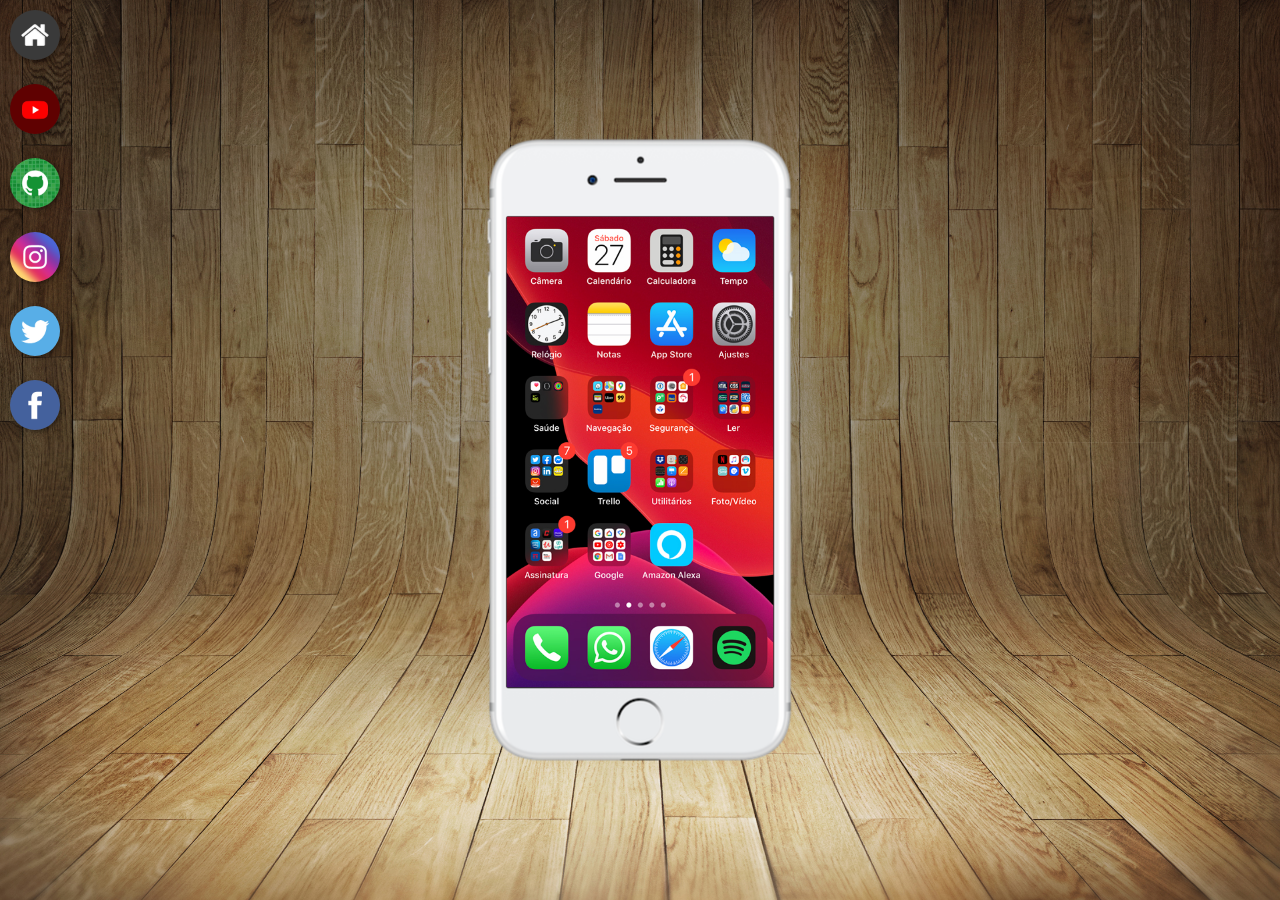
<file: index.html>
<!DOCTYPE html>
<html lang="pt-br">
<head>
    <meta charset="UTF-8">
    <meta name="viewport" content="width=device-width, initial-scale=1.0">
    <link rel="shortcut icon" href="favicon.ico" type="image/x-icon">
    <link rel="stylesheet" href="estilos/style.css">
    <title>Projeto Redes Sociais</title>
</head>
<body>
    <main>
        <section id="telefone">
            <iframe src="home.html" name="tela" id="tela" frameborder="0">
                Seu navegador não é compatível com isso.
            </iframe>
        </section>

        <section id="redes-sociais">
            <a href="home.html" target="tela"><img src="imagens/logo-home.jpg" alt="Home"></a><br>
            <a href="youtube.html" target="tela"><img src="imagens/logo-youtube.jpg" alt="YouTube"></a><br>
            <a href="github.html" target="tela"><img src="imagens/logo-github.jpg" alt="Github"></a><br>
            <a href="instagram.html" target="tela"><img src="imagens/logo-instagram.jpg" alt="Instagram"></a><br>
            <a href="twitter.html" target="tela"><img src="imagens/logo-twitter.jpg" alt="Twitter"></a><br>
            <a href="facebook.html" target="tela"><img src="imagens/logo-facebook.jpg" alt="Facebook"></a>

        </section>
    </main>
    
    
</body>
</html>
</file>
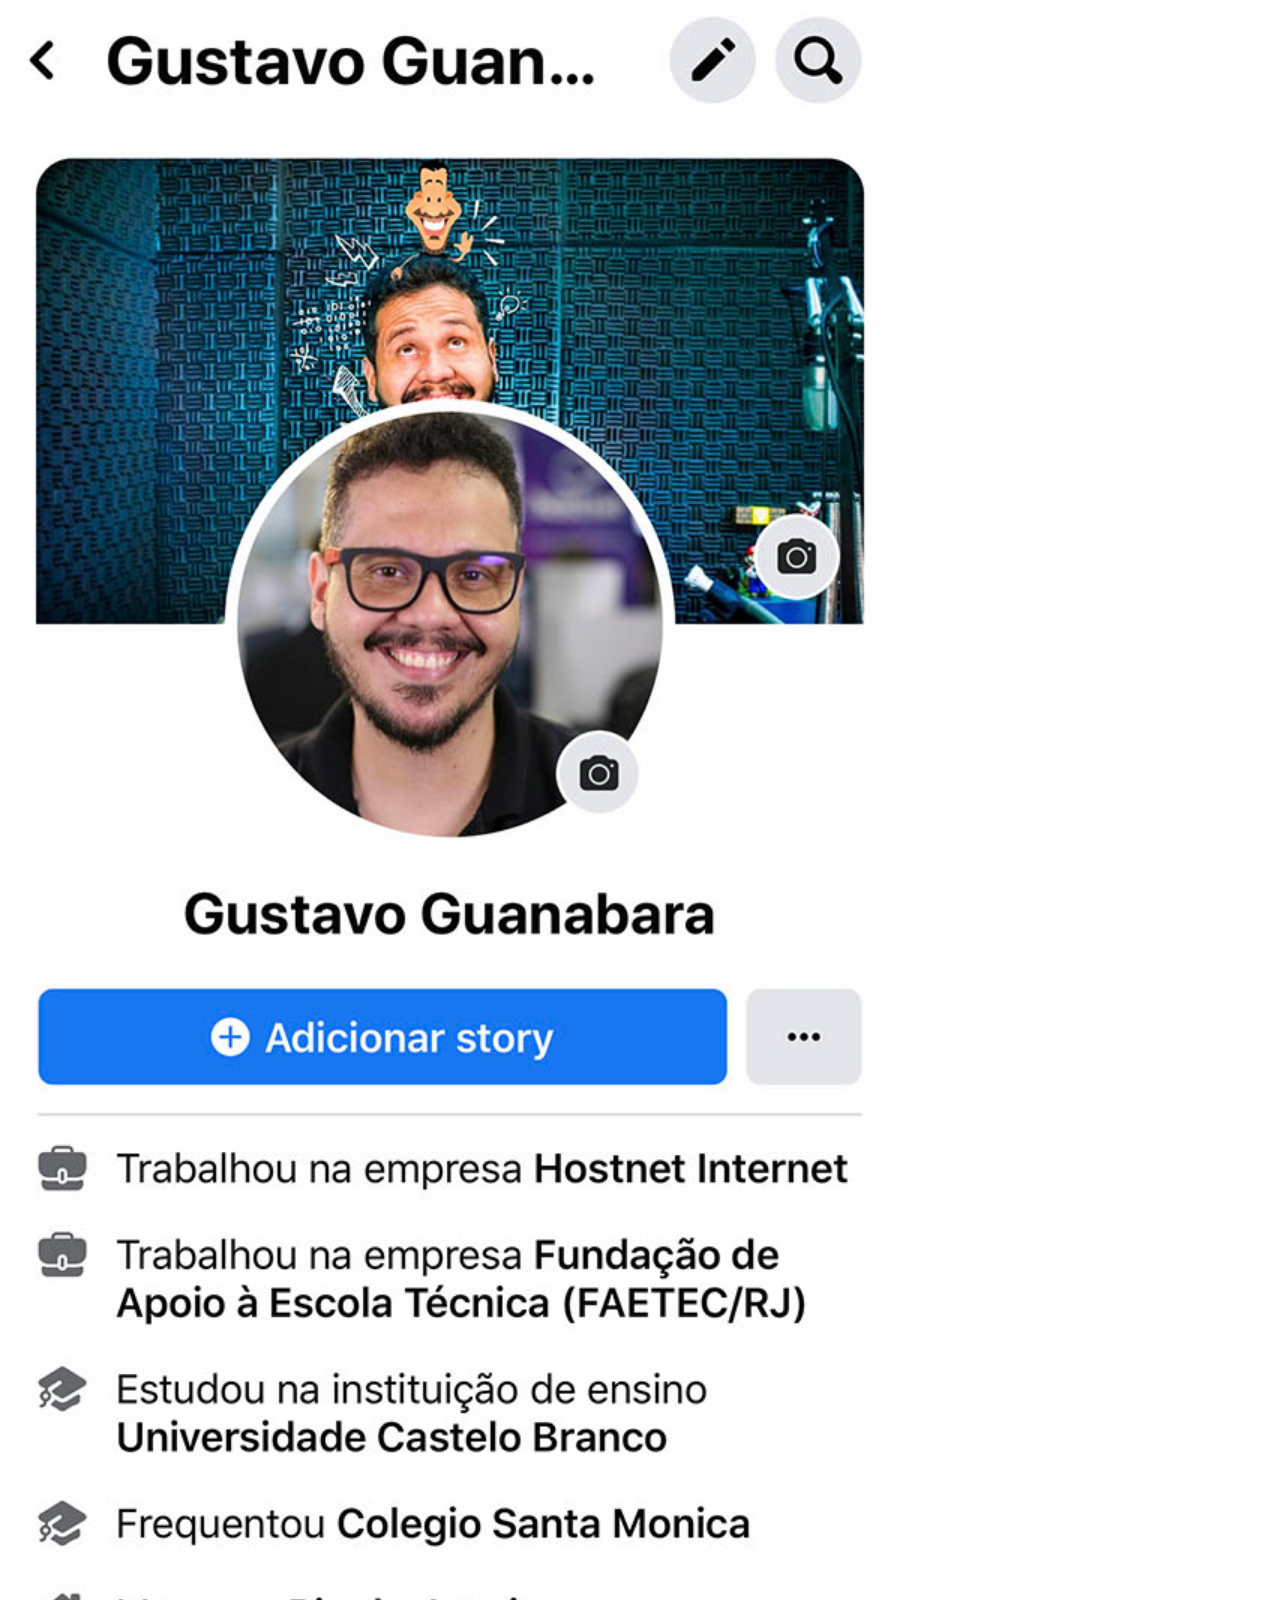
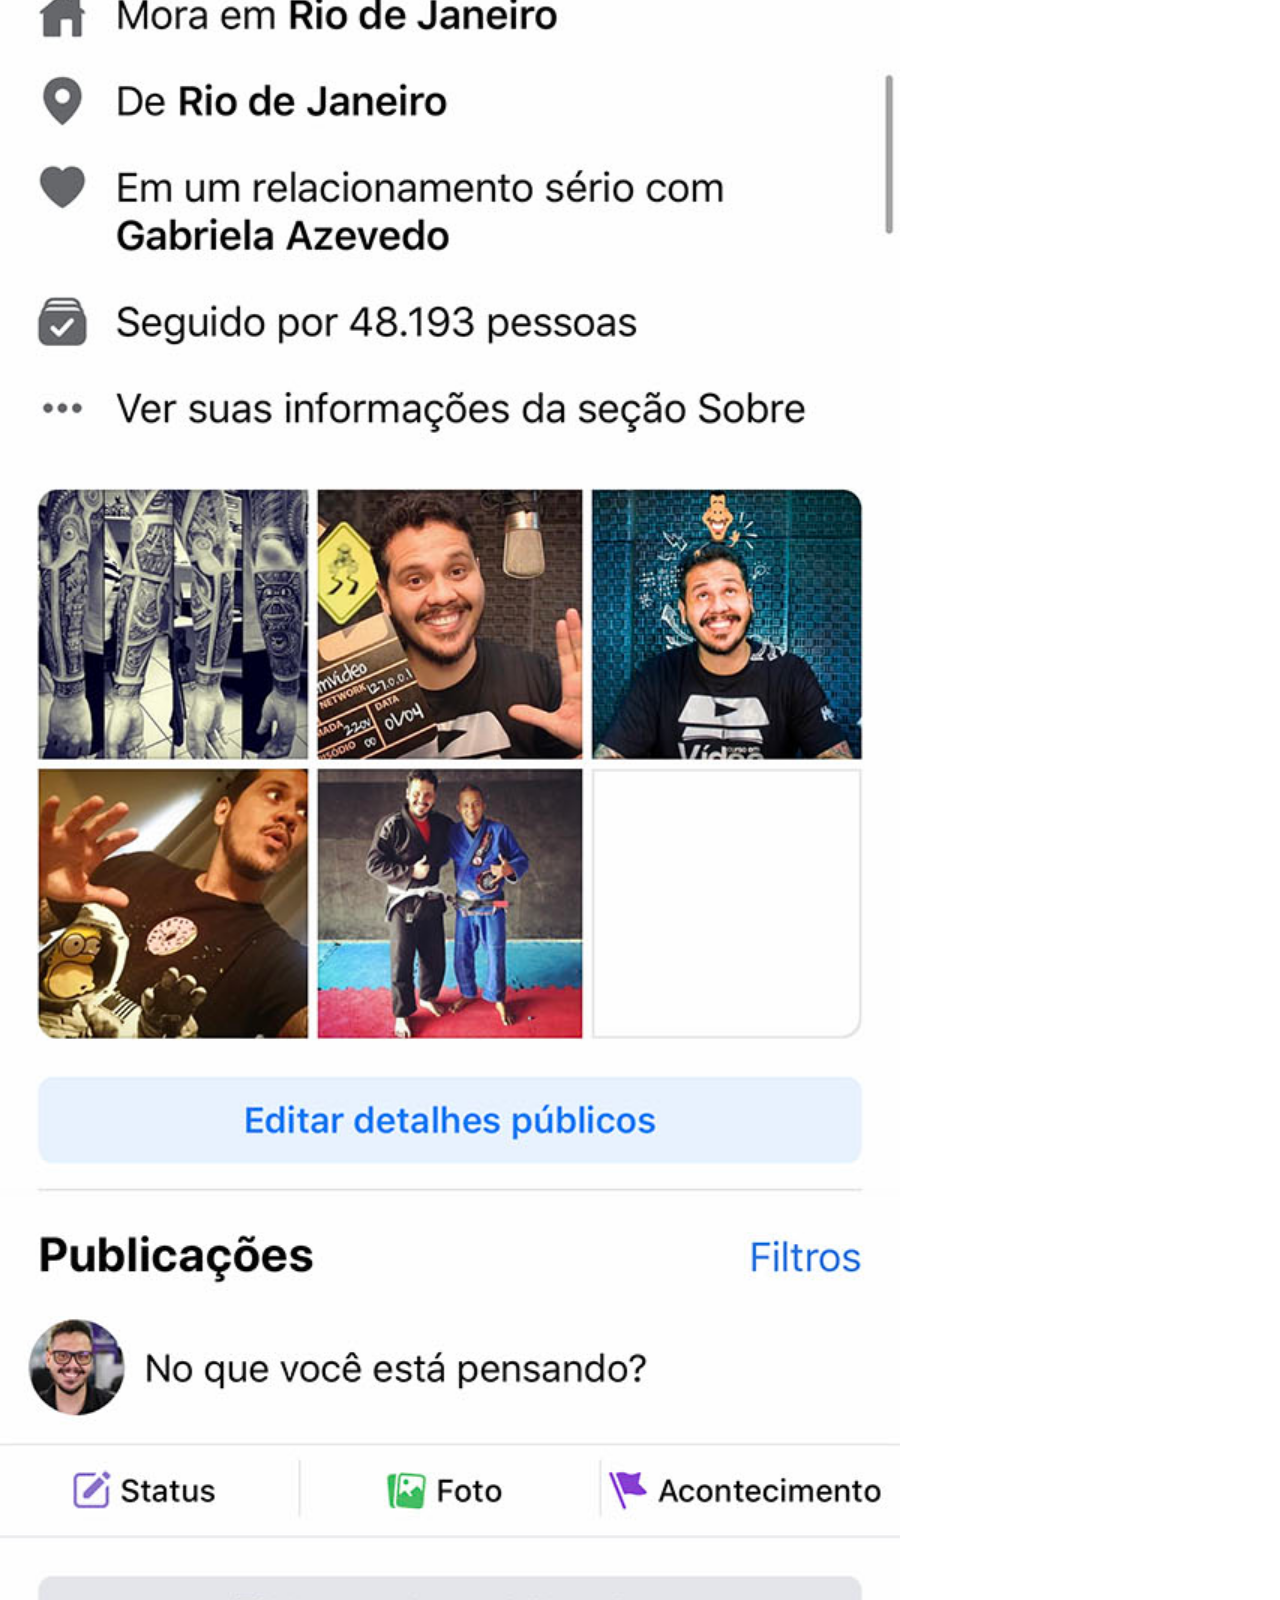
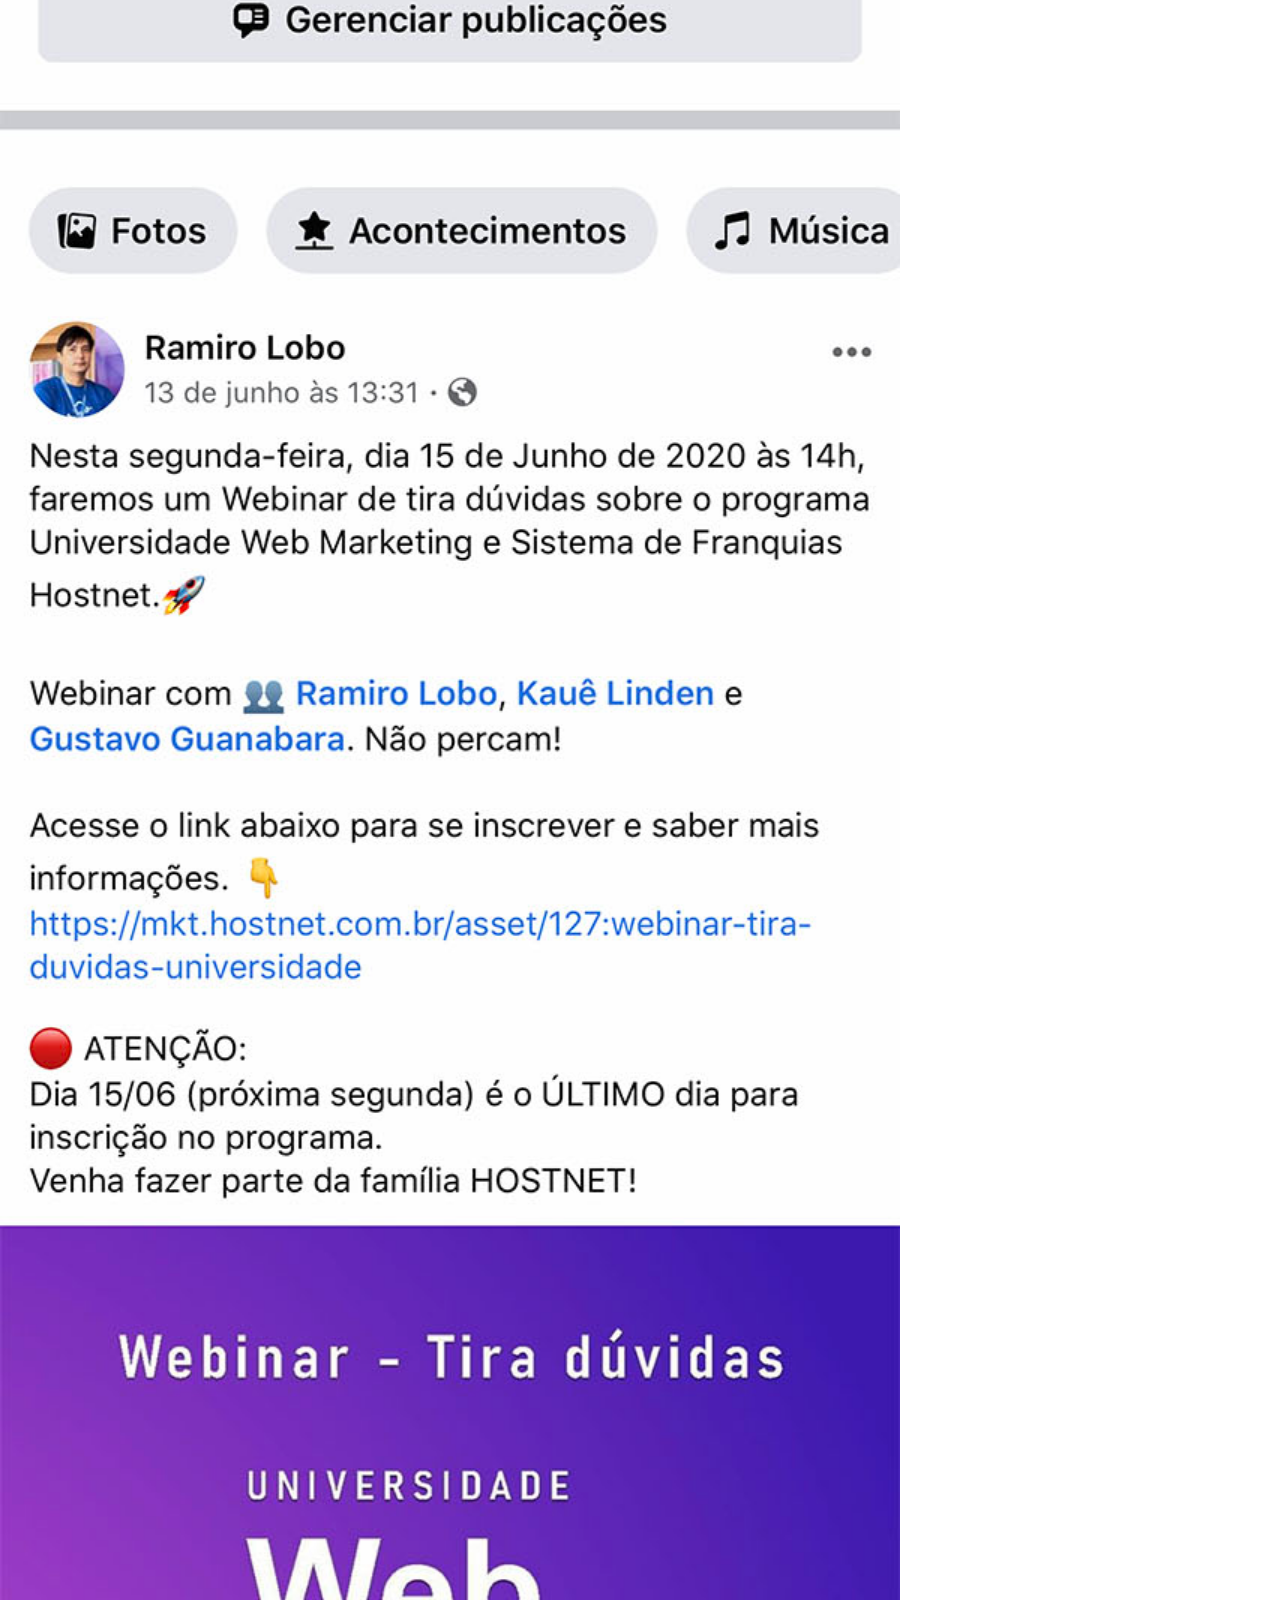
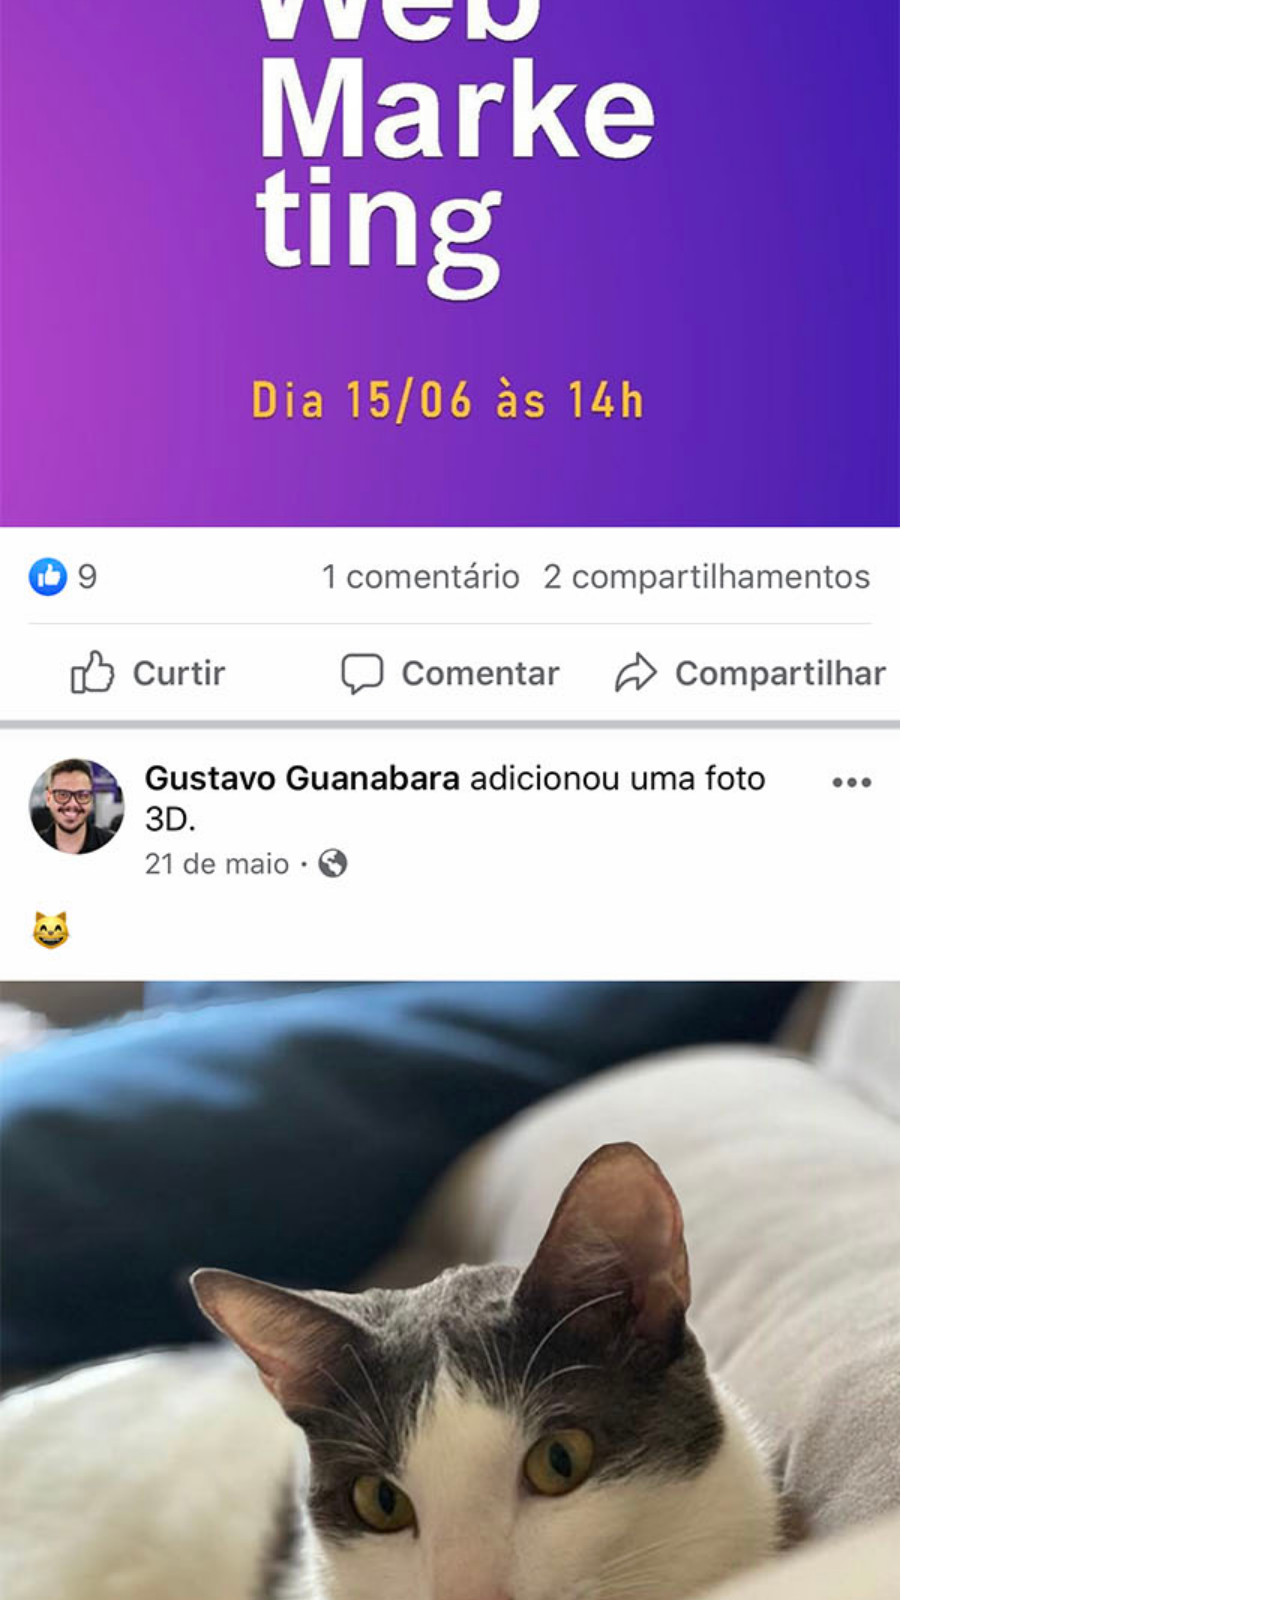
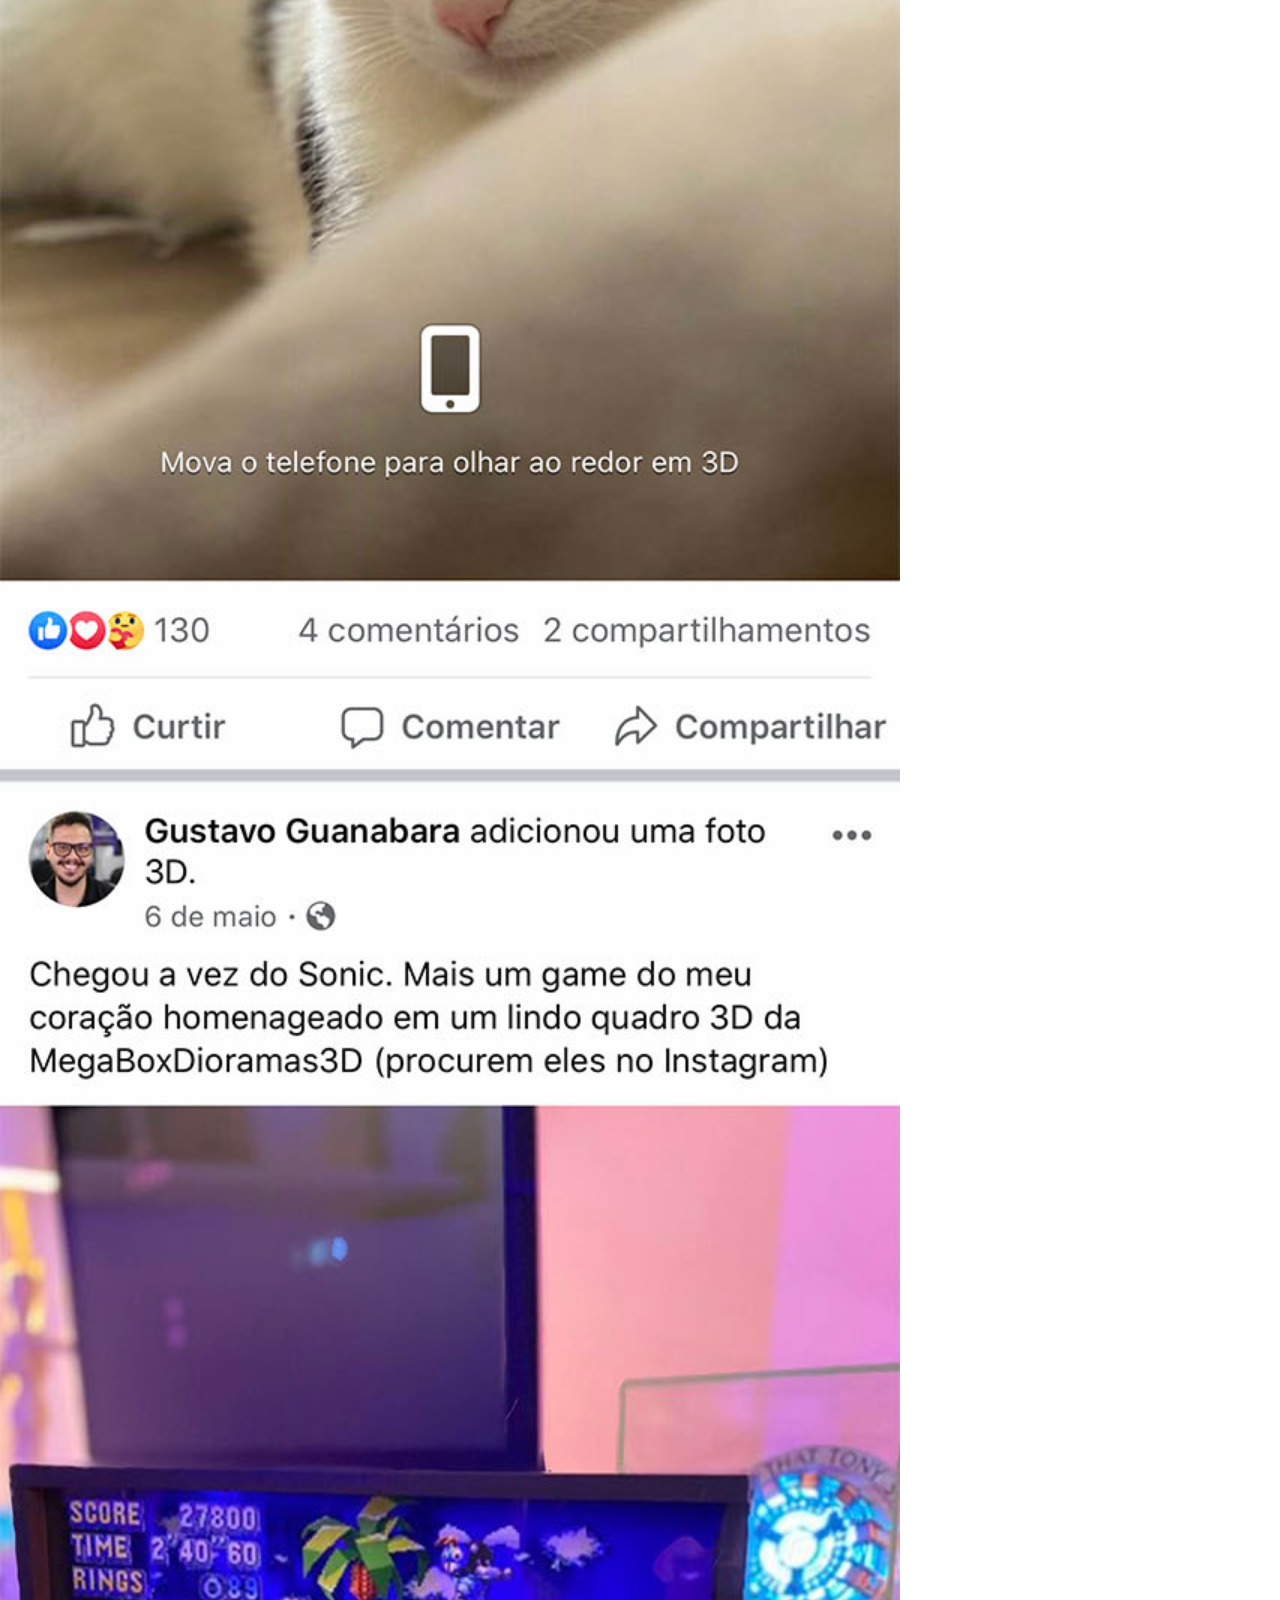
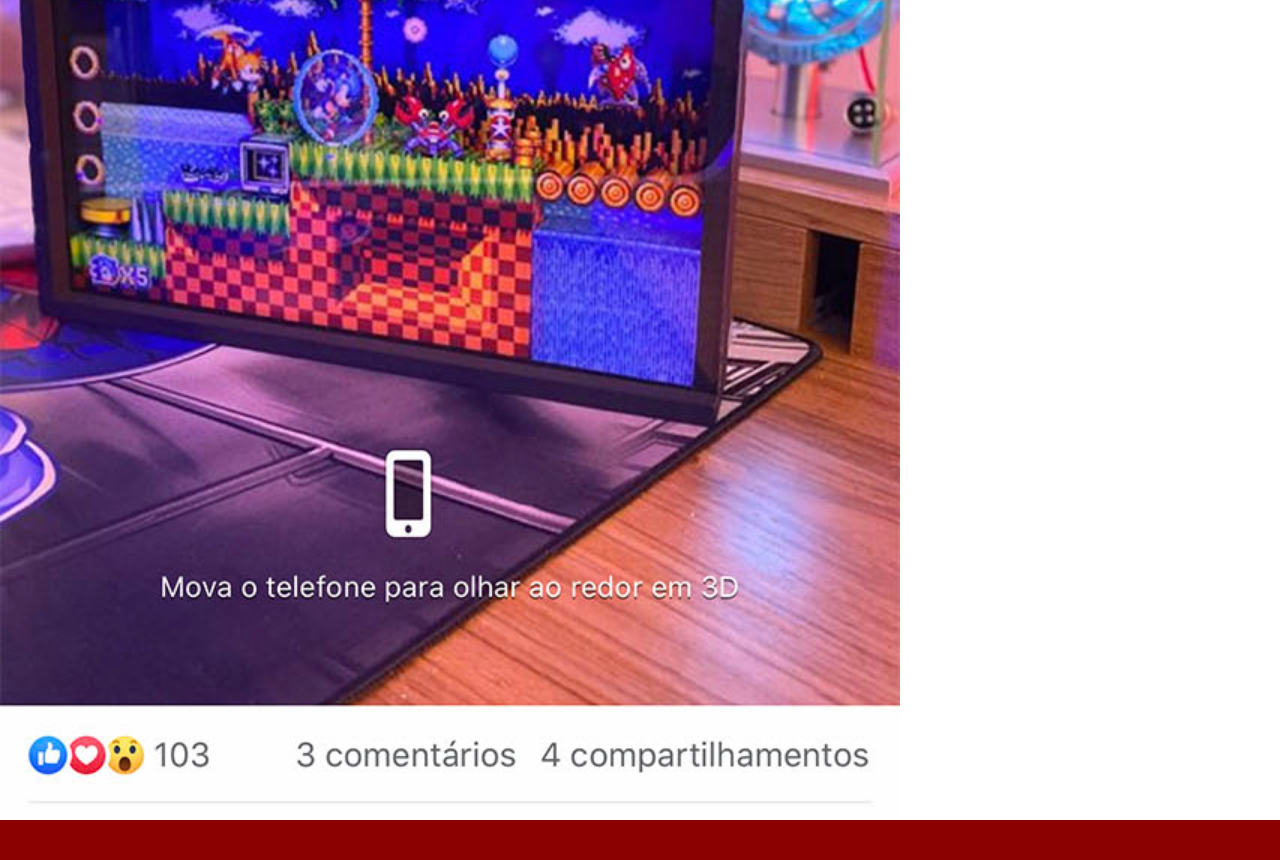
<file: facebook.html>
<!DOCTYPE html>
<html lang="pt-br">
<head>
    <meta charset="UTF-8">
    <meta name="viewport" content="width=device-width, initial-scale=1.0">
    <title>Facebook</title>
    <link rel="stylesheet" href="estilos/social.css">
</head>
<body>
    <img src="imagens/tela-facebook.jpg" alt="Facebook">
    <a href="https://www.facebook.com/gustavoguanabara" target="_blank"></a>
    
</body>
</html>
</file>
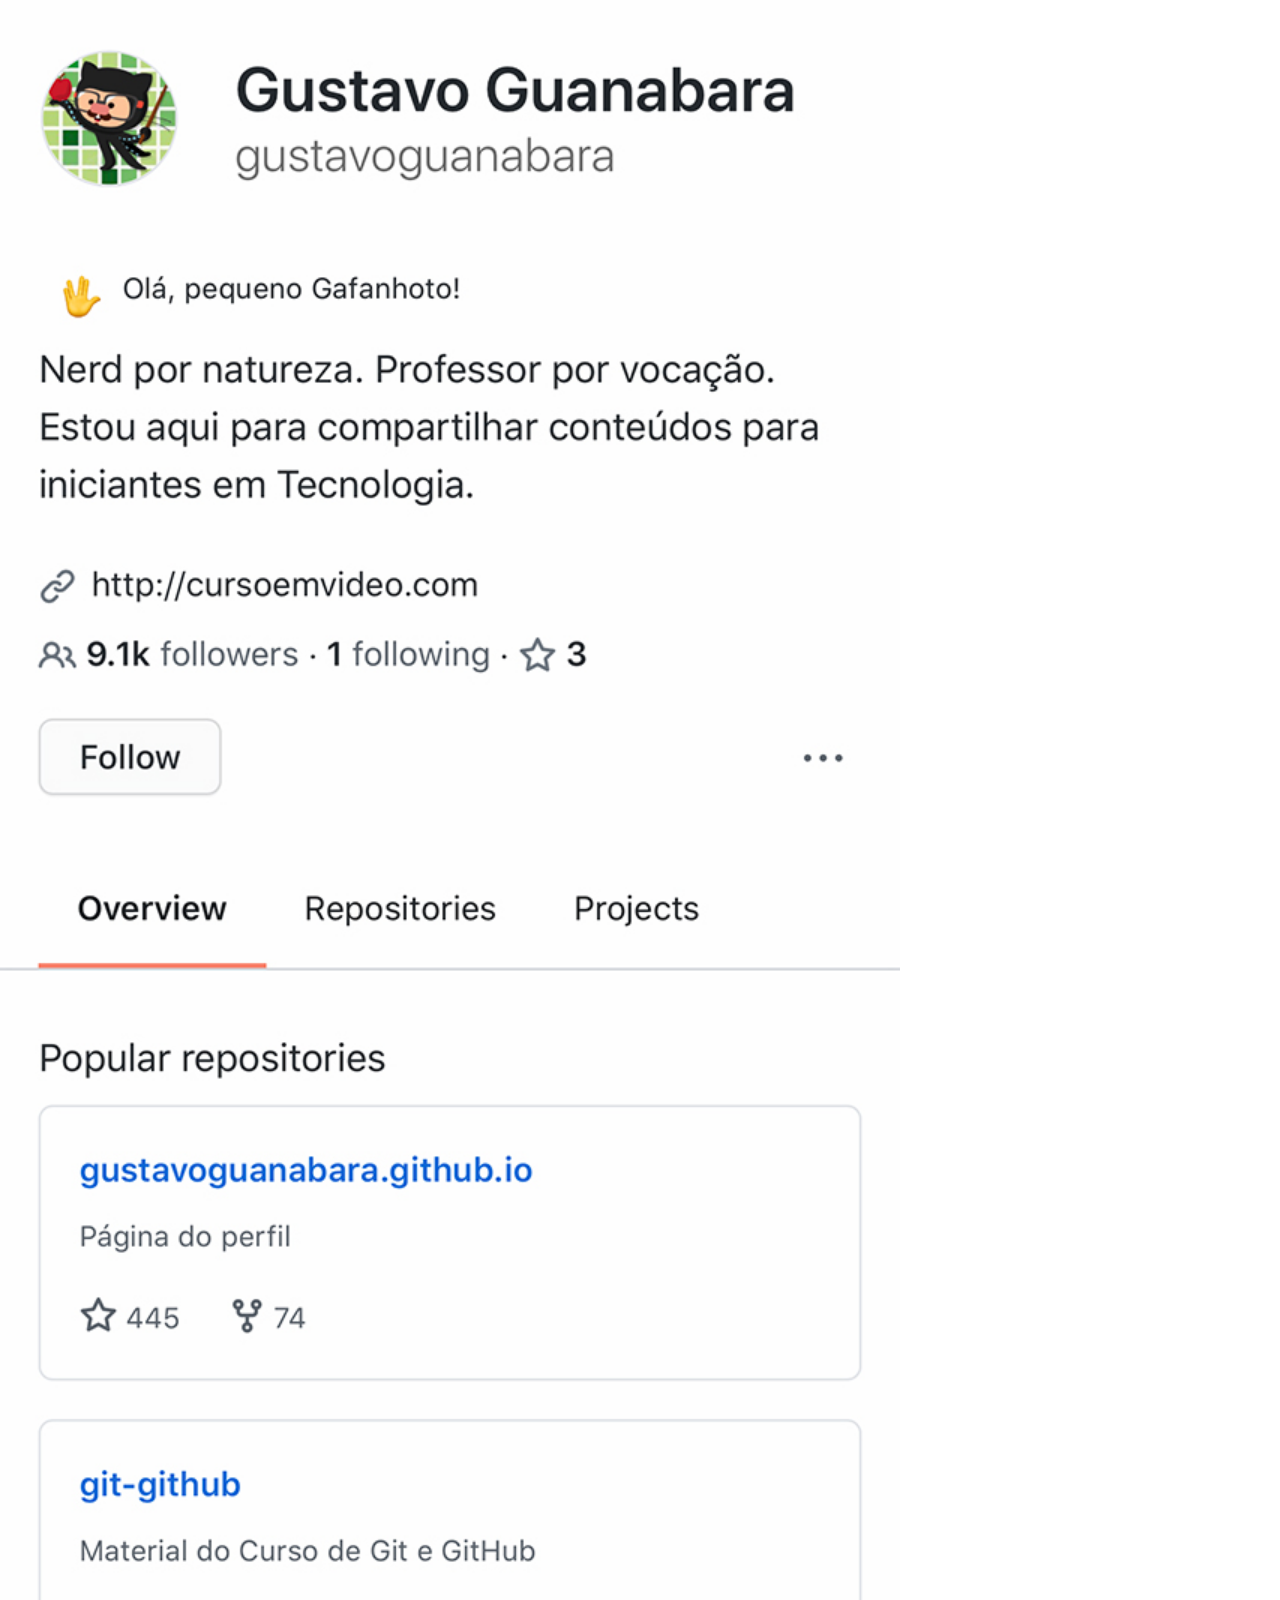
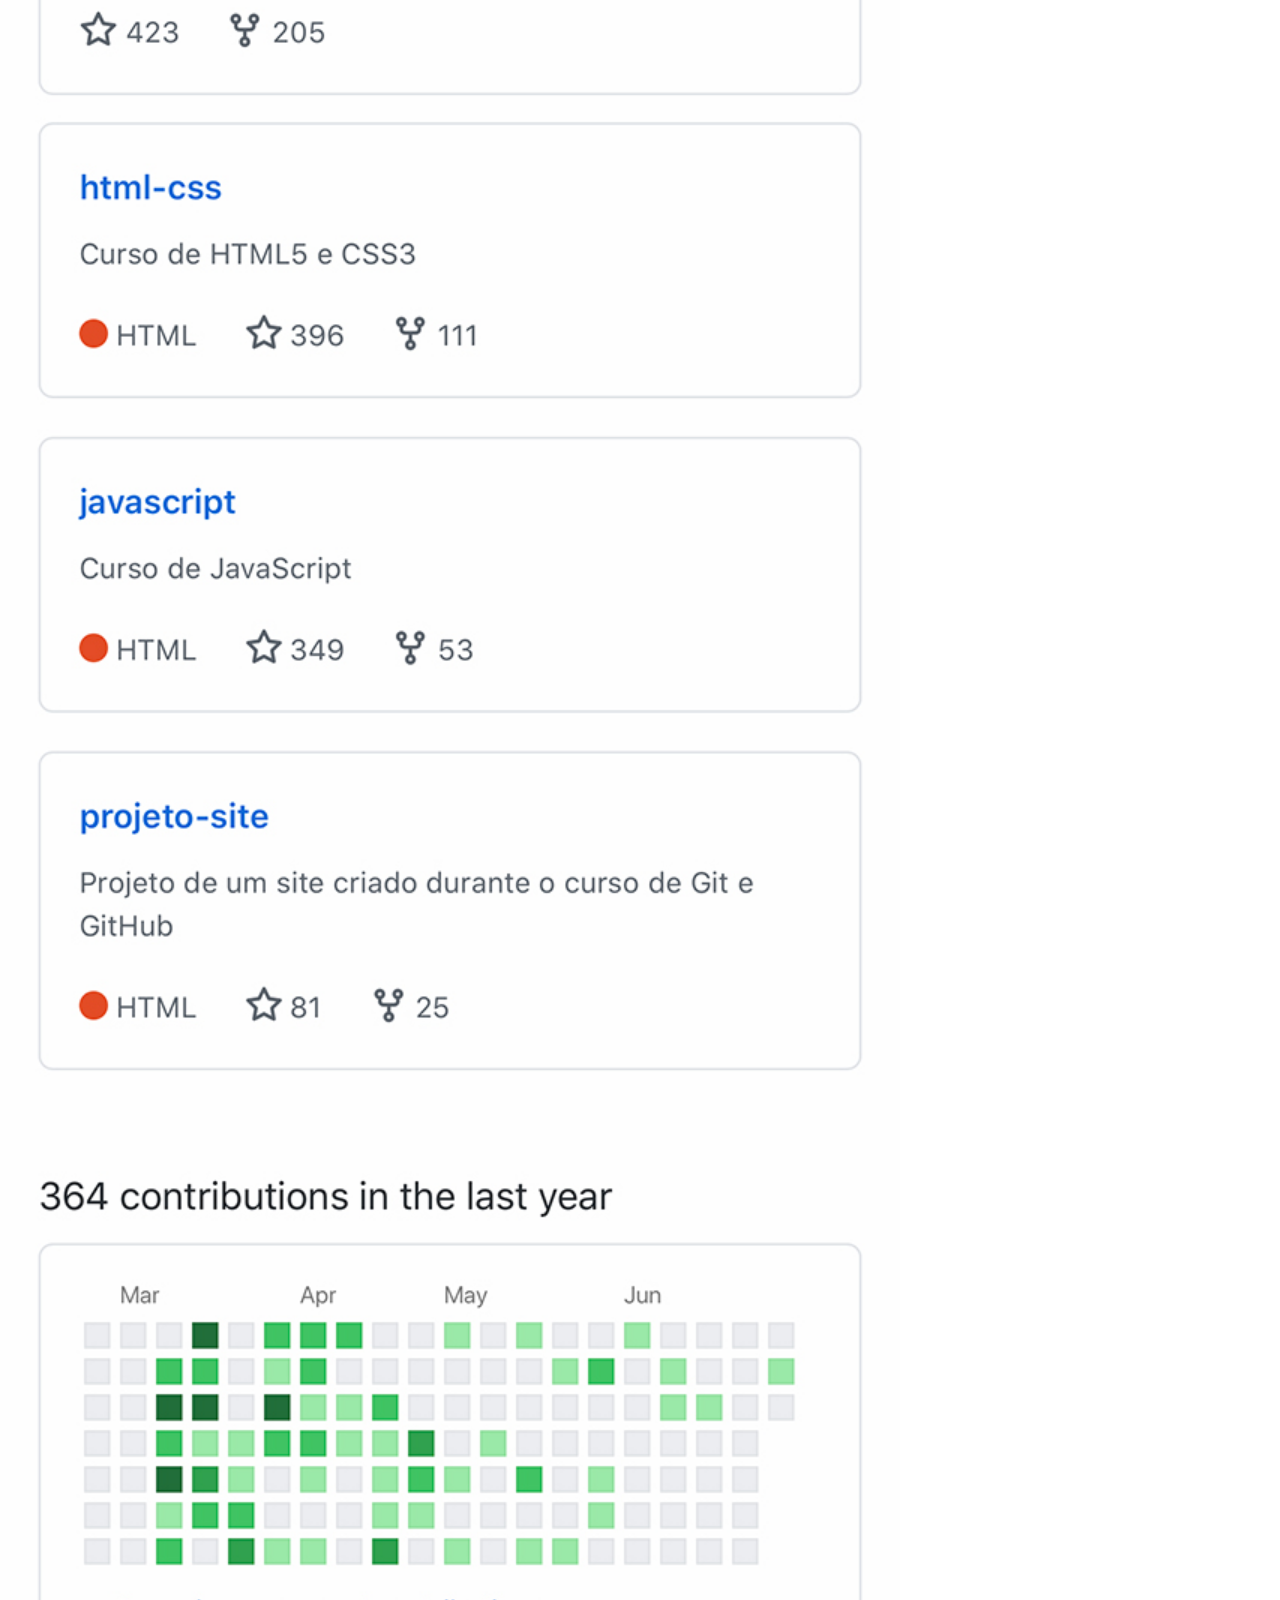
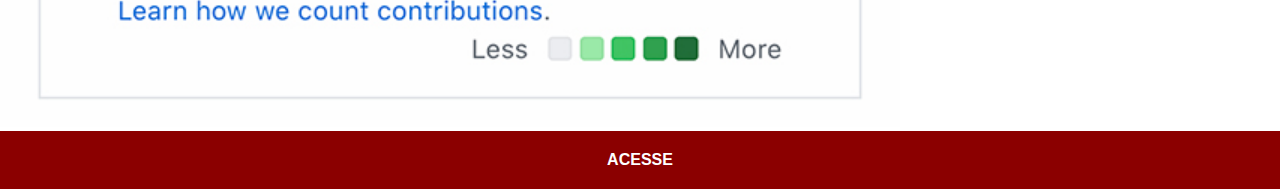
<file: github.html>
<!DOCTYPE html>
<html lang="pt-br">
<head>
    <meta charset="UTF-8">
    <meta name="viewport" content="width=device-width, initial-scale=1.0">
    <title>Github</title>
    <link rel="stylesheet" href="estilos/social.css">
</head>
<body>
    <img src="imagens/tela-github.jpg" alt="Github">
    <a href="https://github.com/gustavoguanabara" target="_blank">ACESSE</a>
    
</body>
</html>
</file>
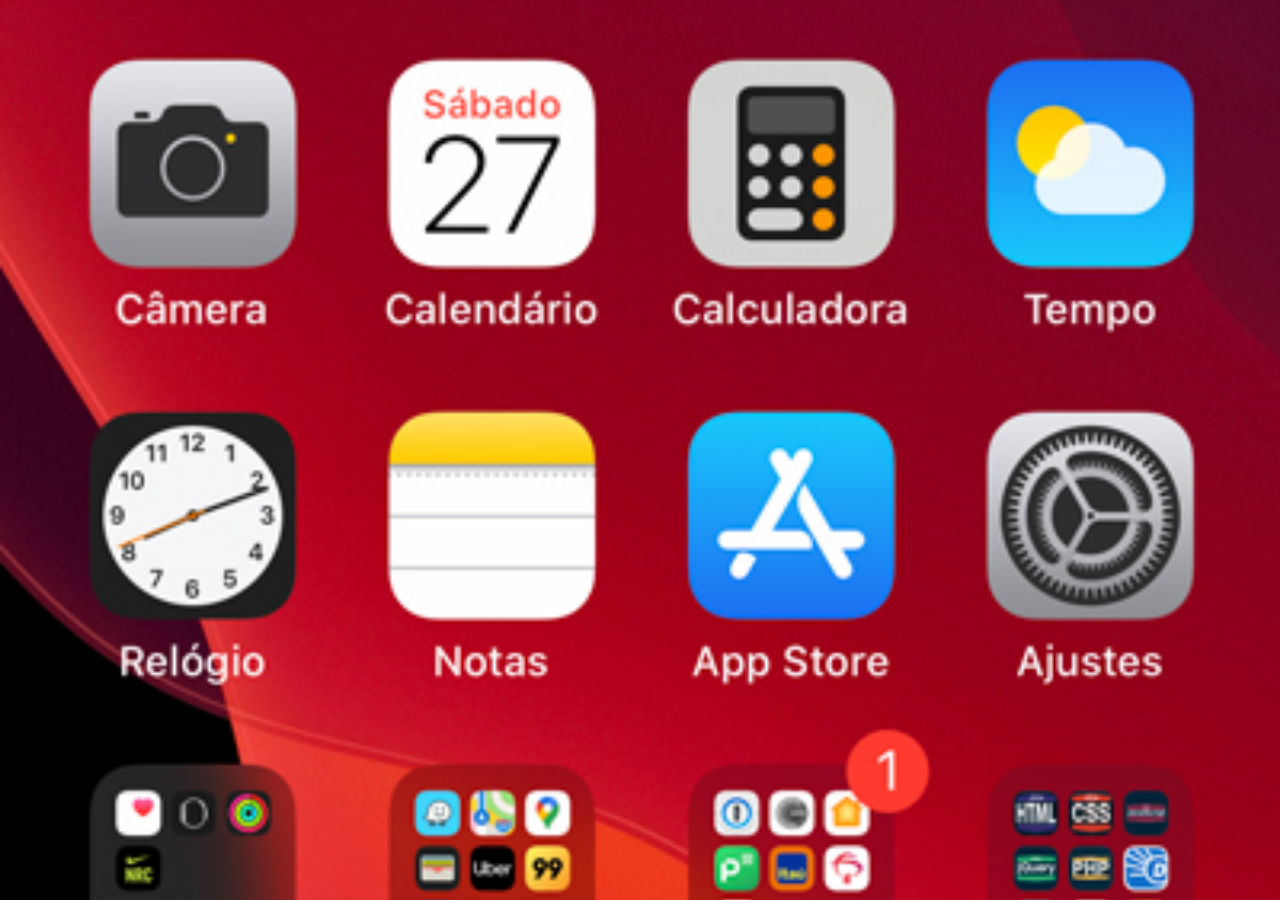
<file: home.html>
<!DOCTYPE html>
<html lang="pt-br">
<head>
    <meta charset="UTF-8">
    <meta name="viewport" content="width=device-width, initial-scale=1.0">
    <title>Home</title>
</head>
<style>
    * {
        margin: 0px;
        padding: 0px;
    }

    body{
        width: 100vw;
        height: 100vh;
        background: black url('imagens/tela-home.jpg') no-repeat top center;
        background-size: cover;
    }
</style>
<body>
    
</body>
</html>
</file>
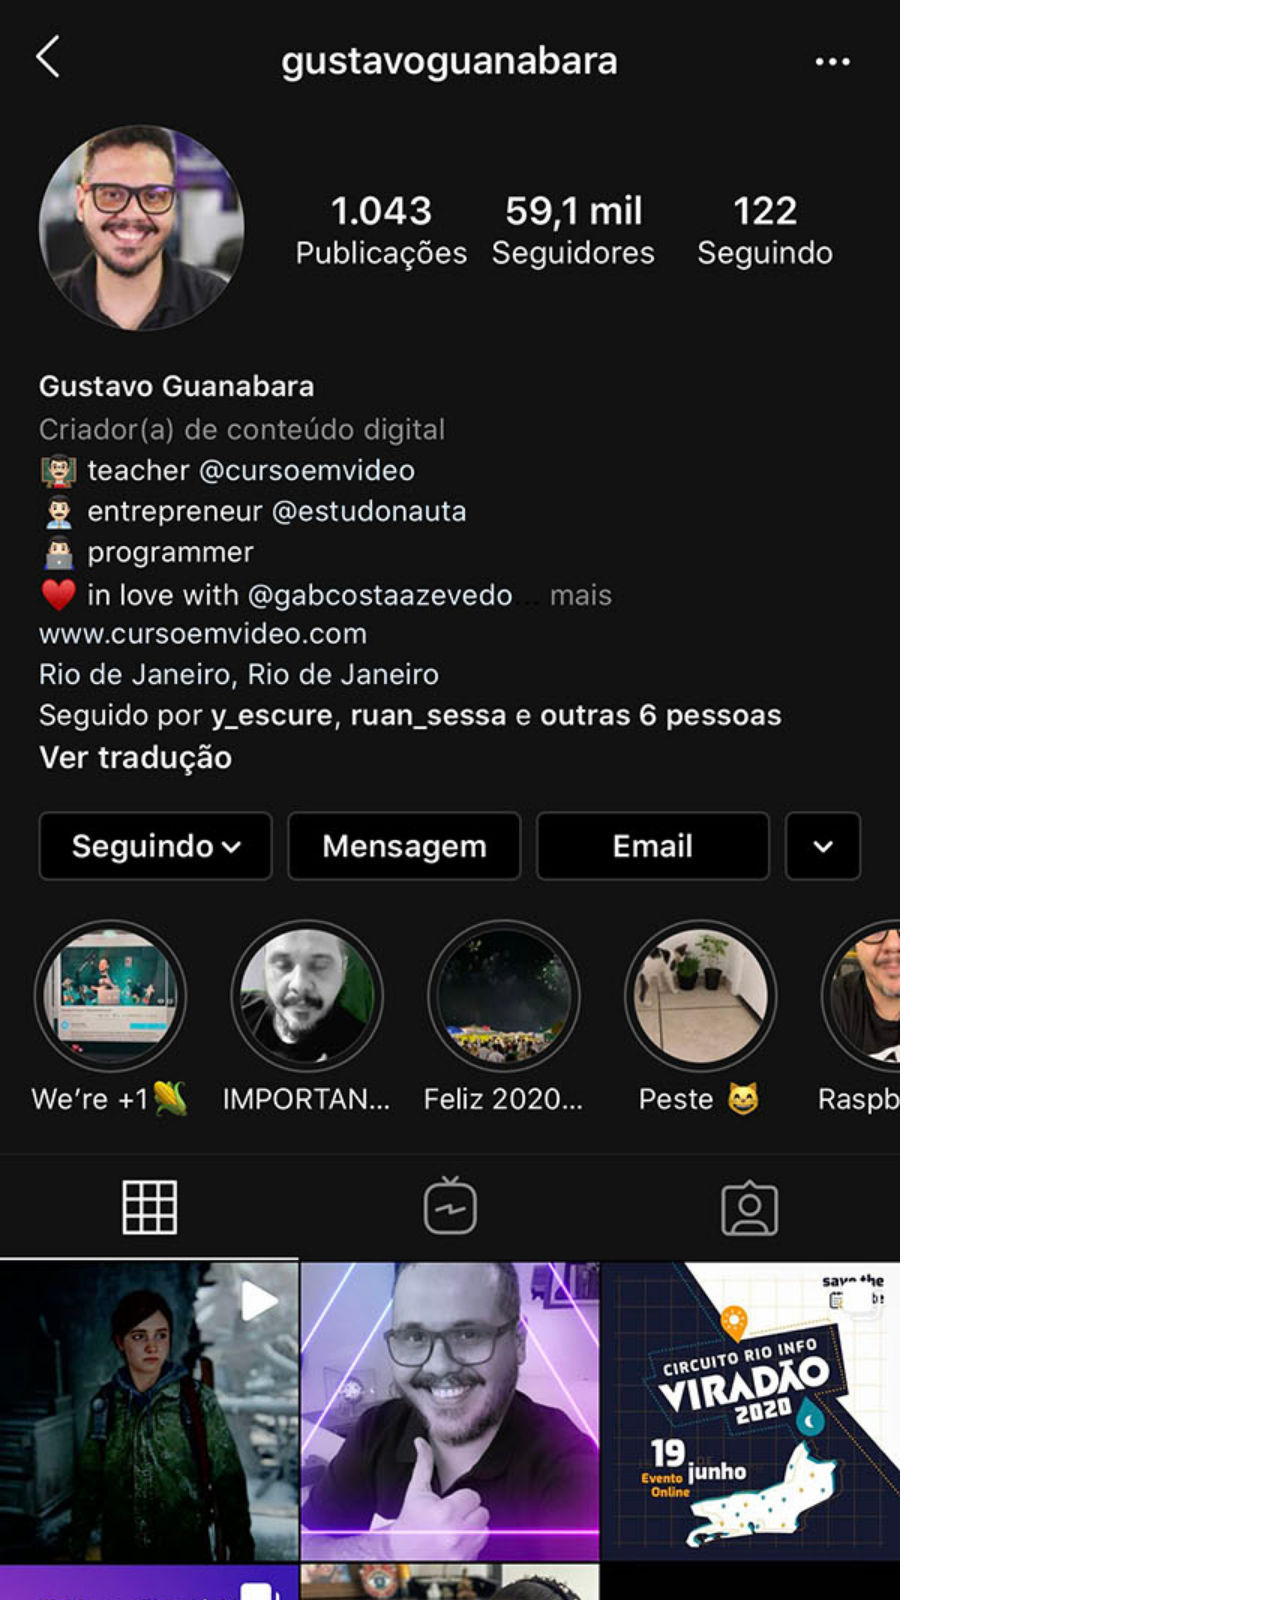
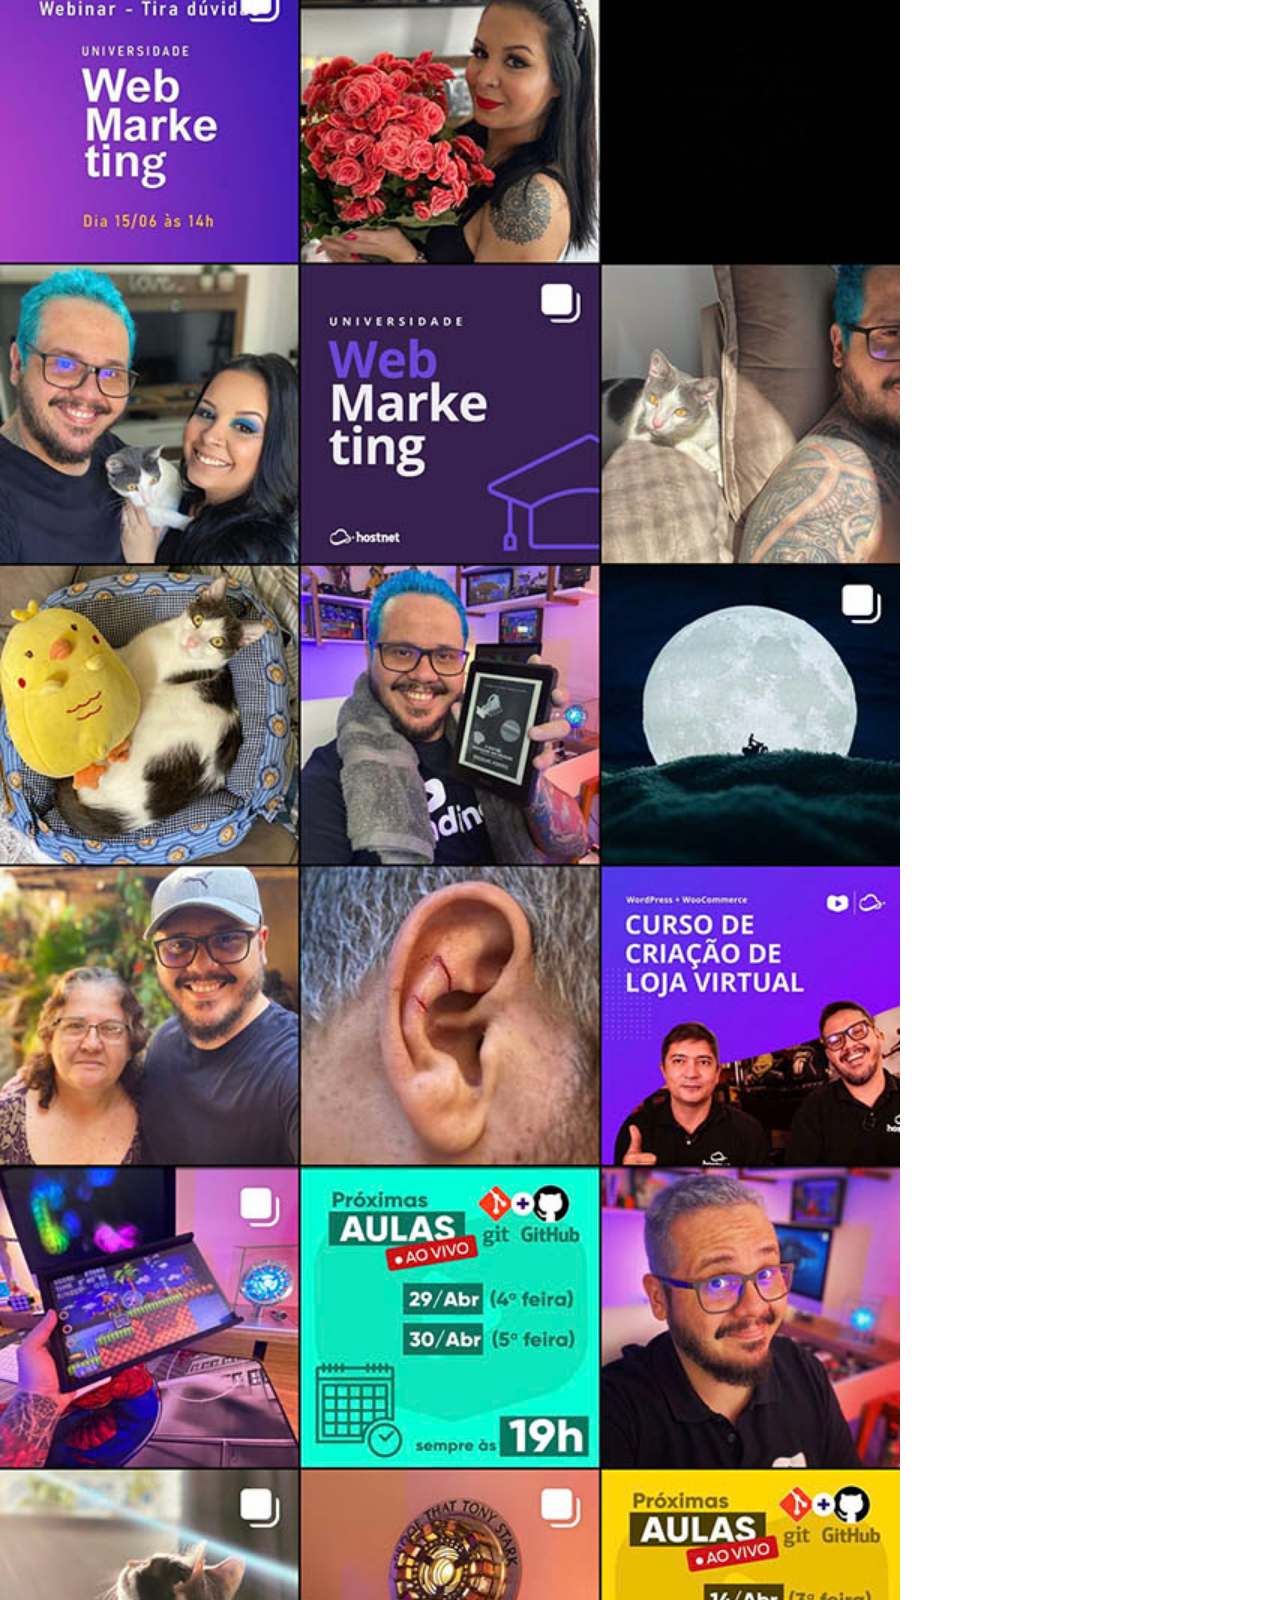
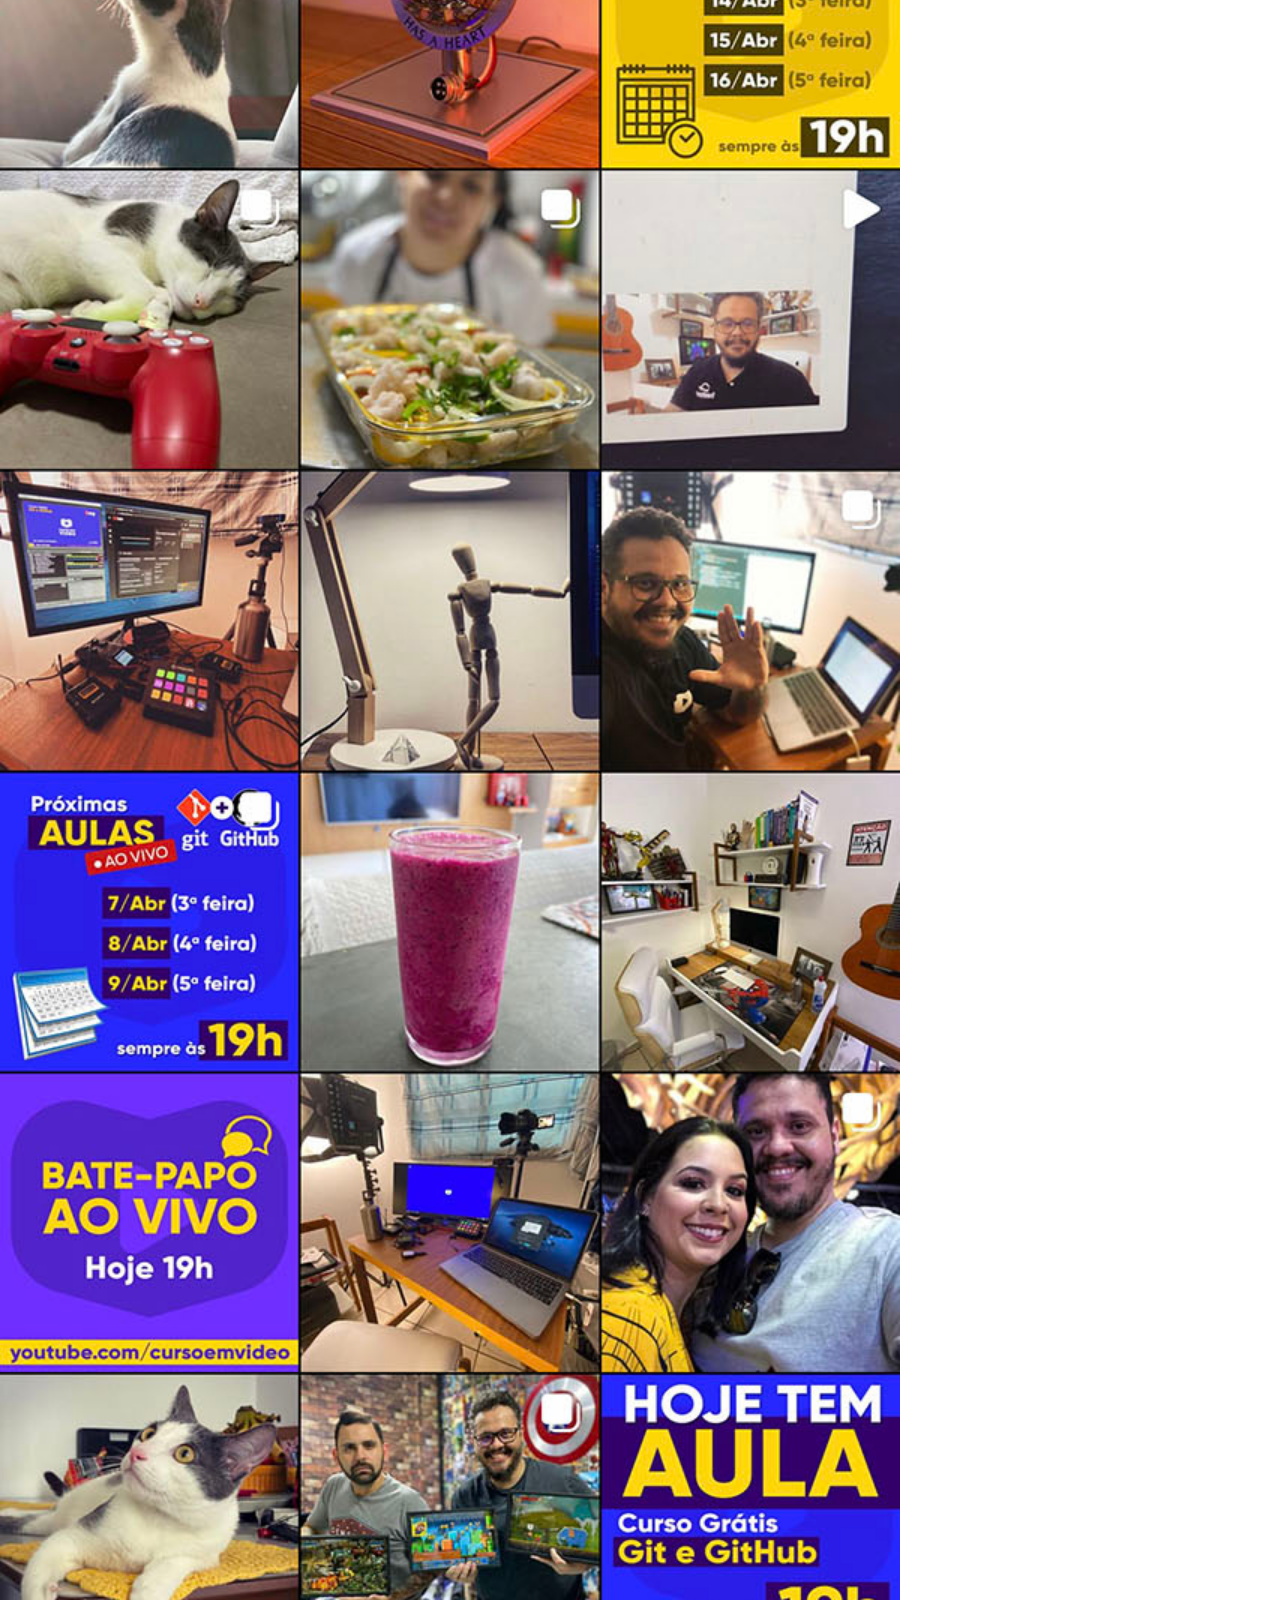
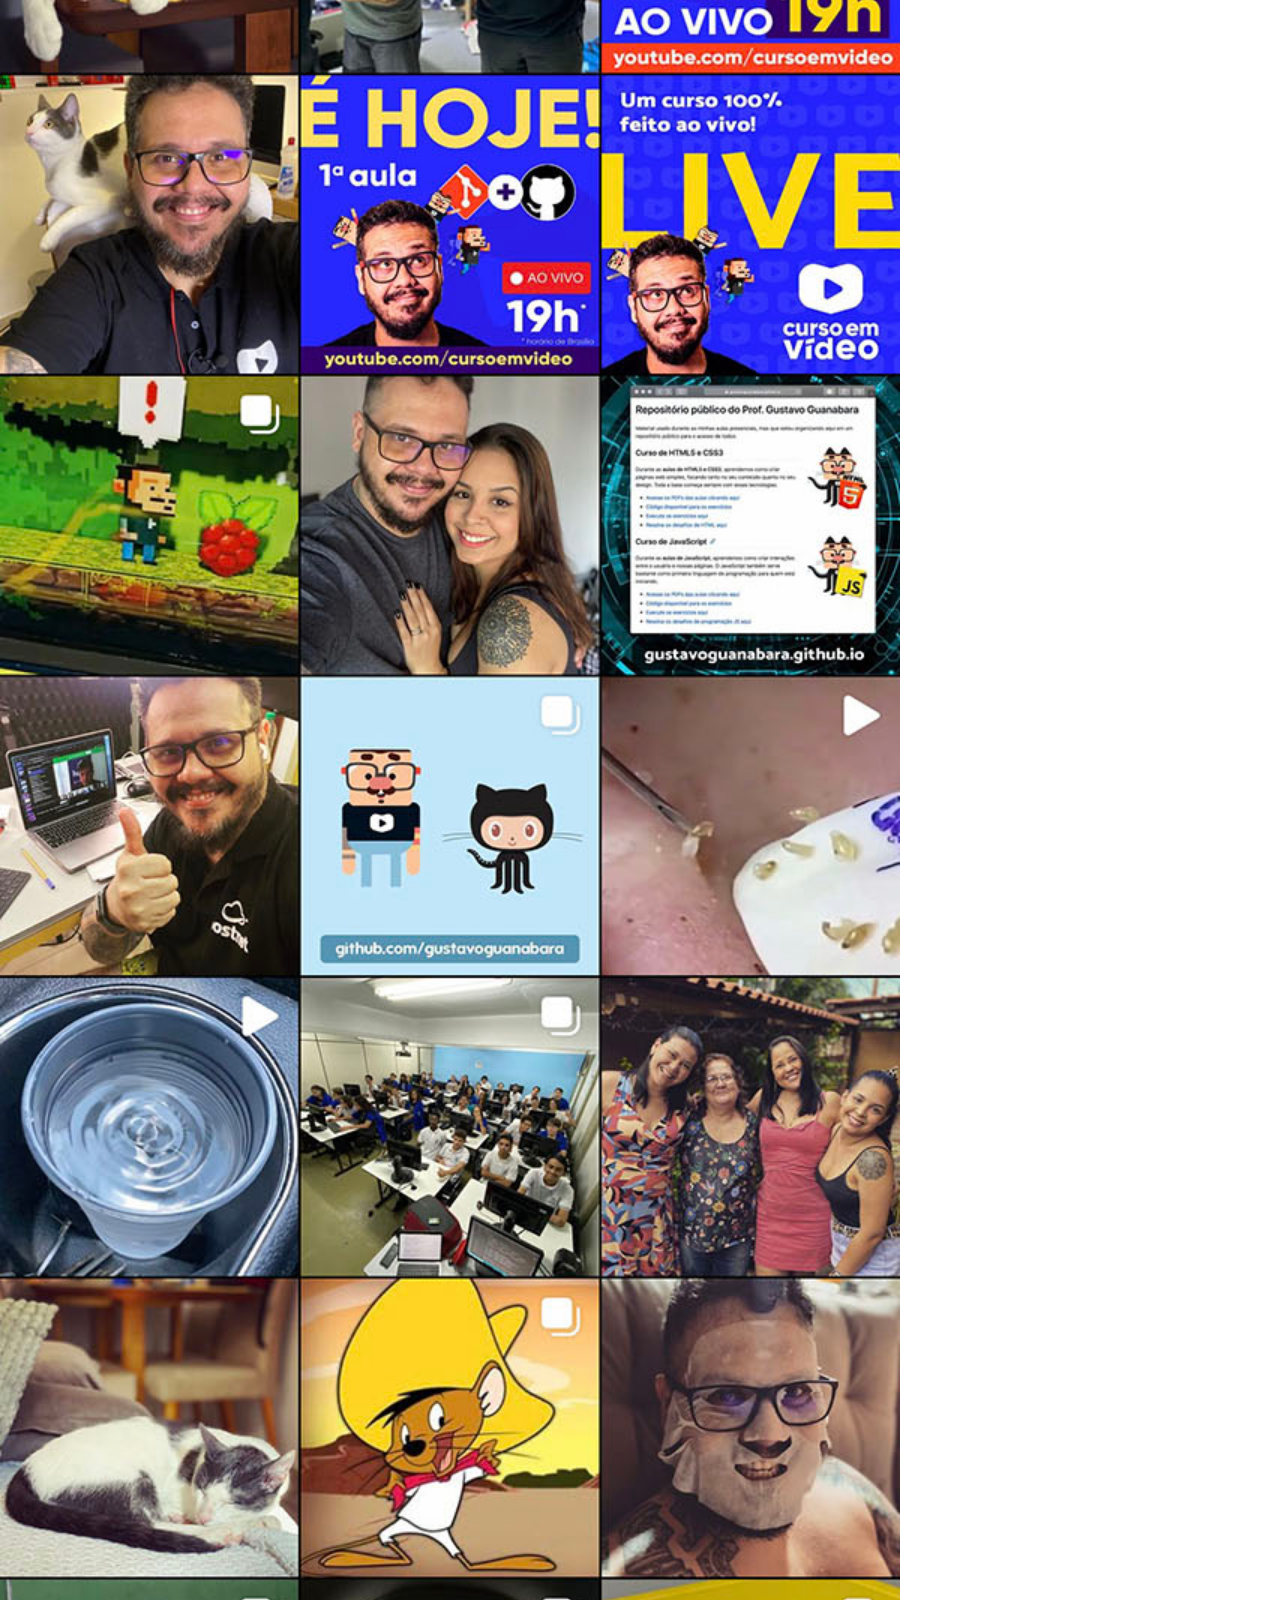
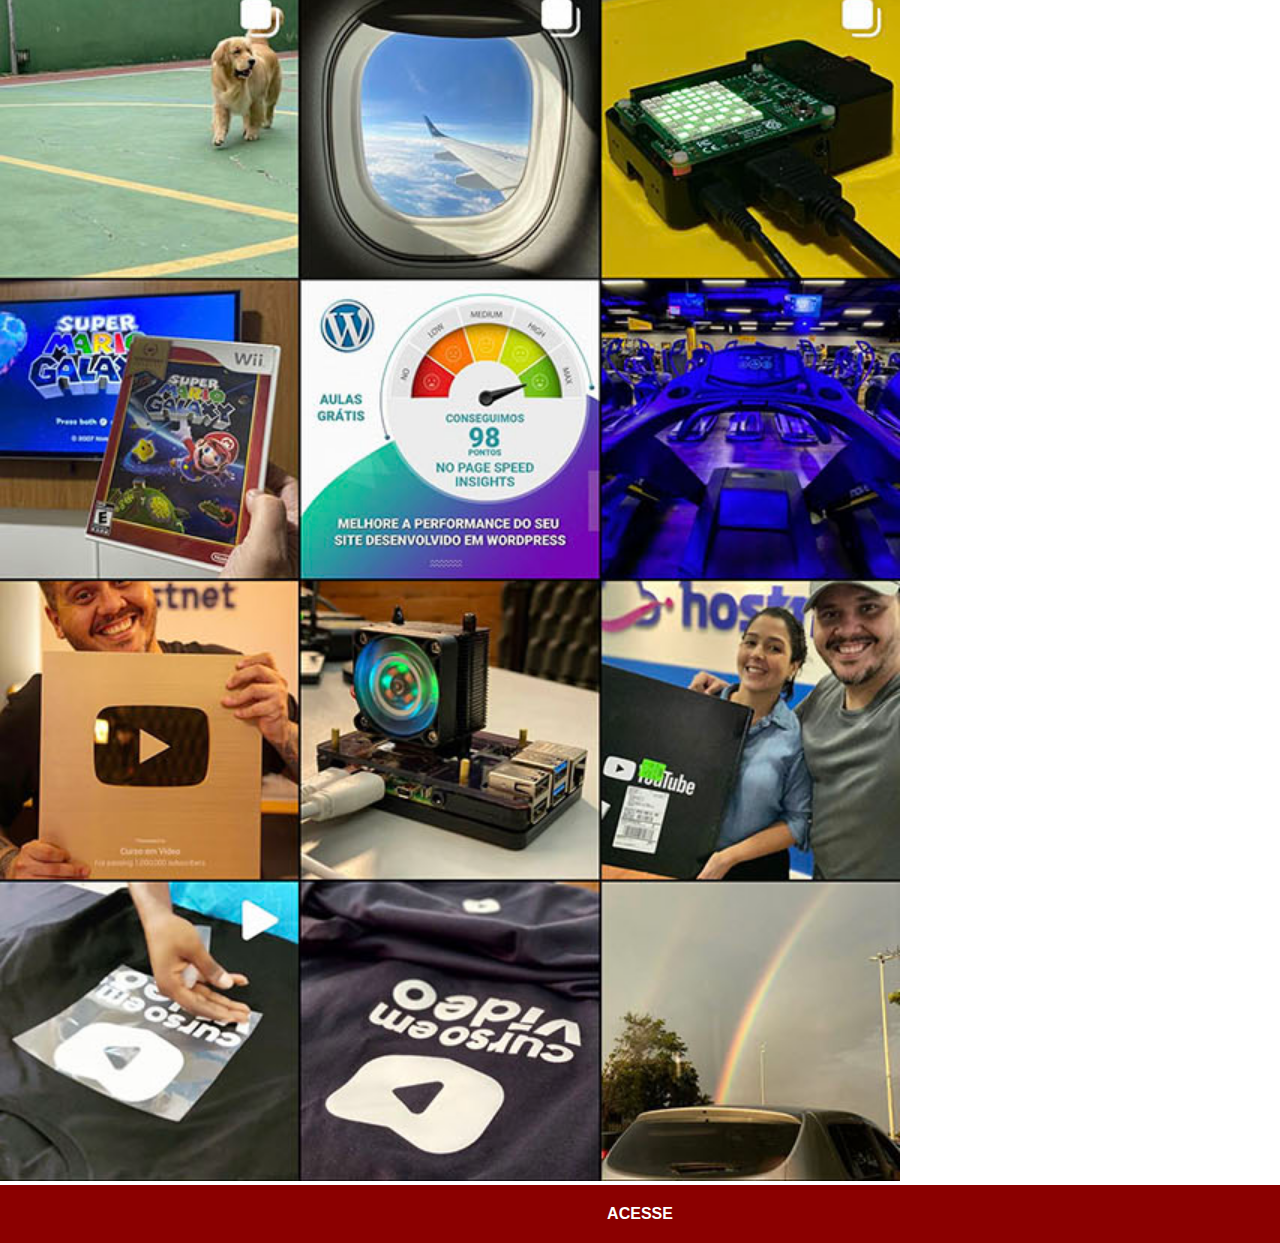
<file: instagram.html>
<!DOCTYPE html>
<html lang="pt-br">
<head>
    <meta charset="UTF-8">
    <meta name="viewport" content="width=device-width, initial-scale=1.0">
    <title>Instagram</title>
    <link rel="stylesheet" href="estilos/social.css">
</head>
<body>
    <img src="imagens/tela-instagram.jpg" alt="Instagram">
    <a href="https://www.instagram.com/gustavoguanabara/" target="_blank">ACESSE</a>
    
</body>
</html>
</file>
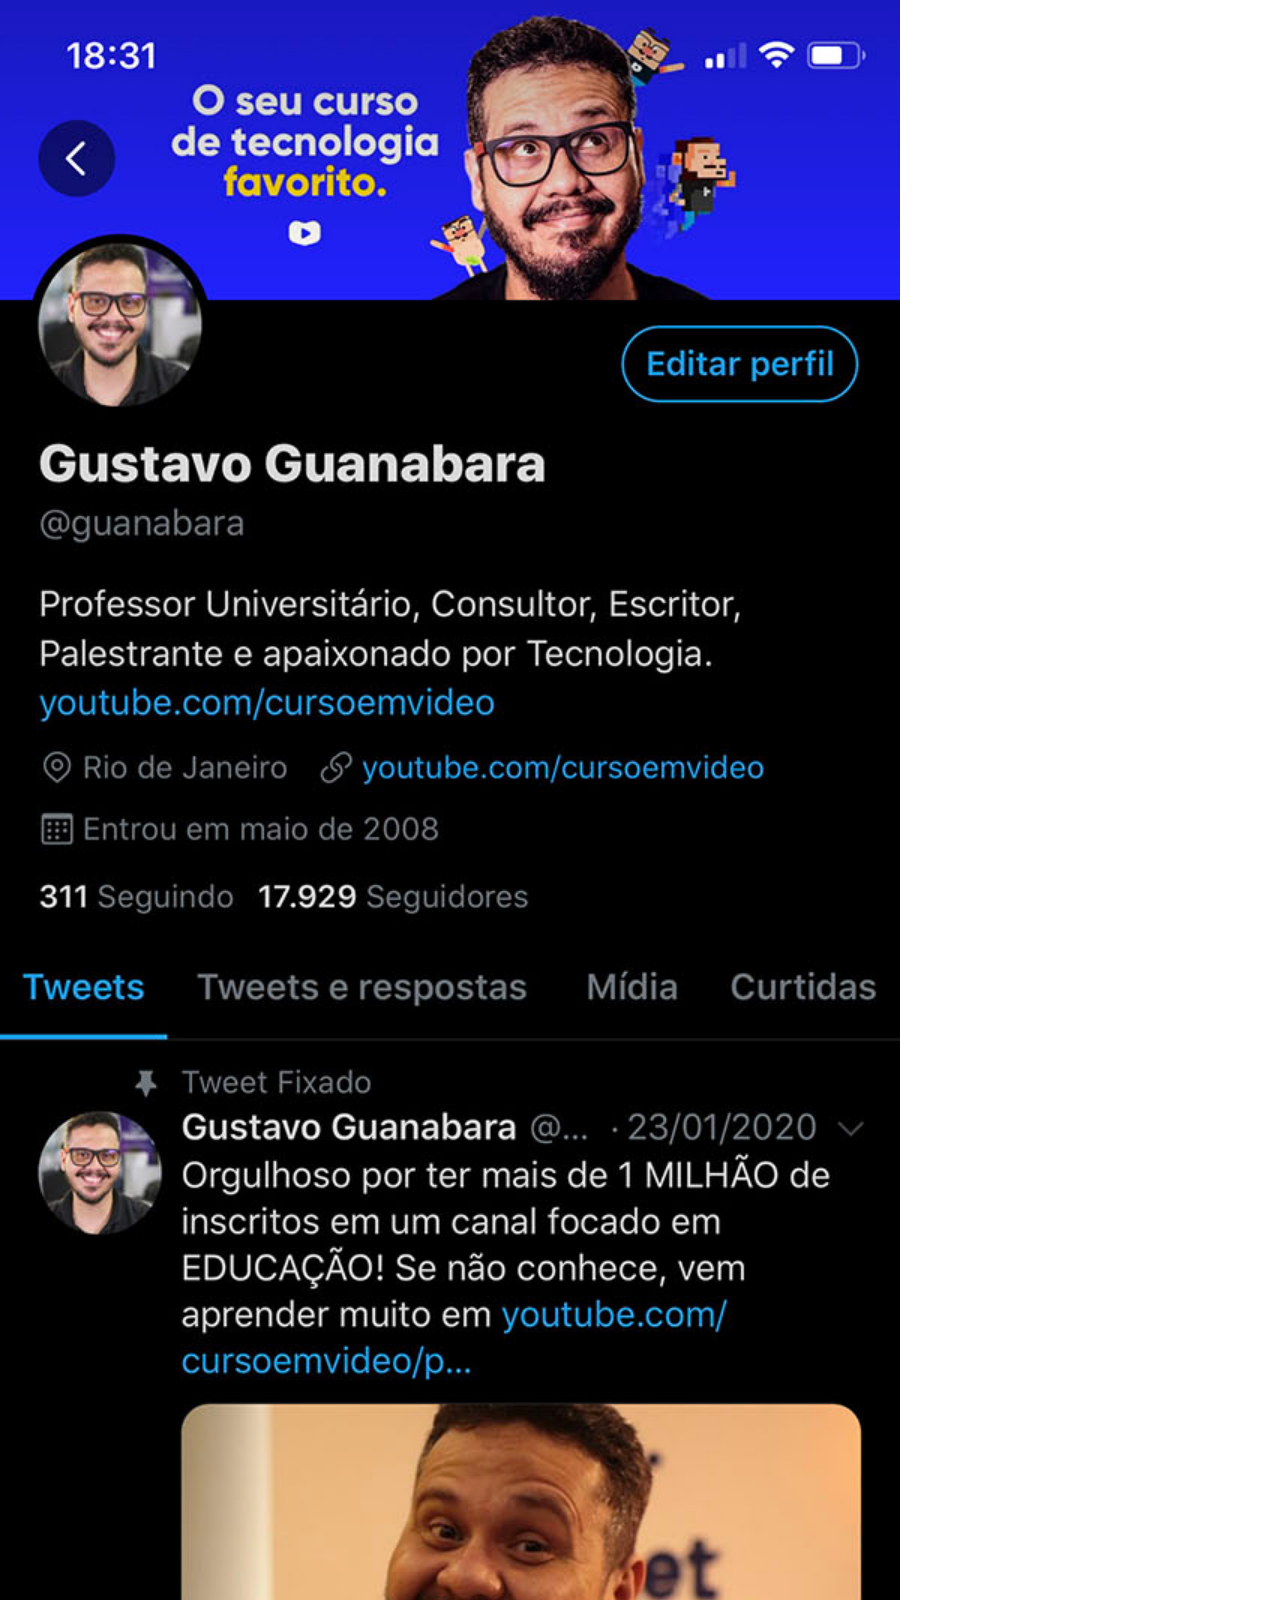
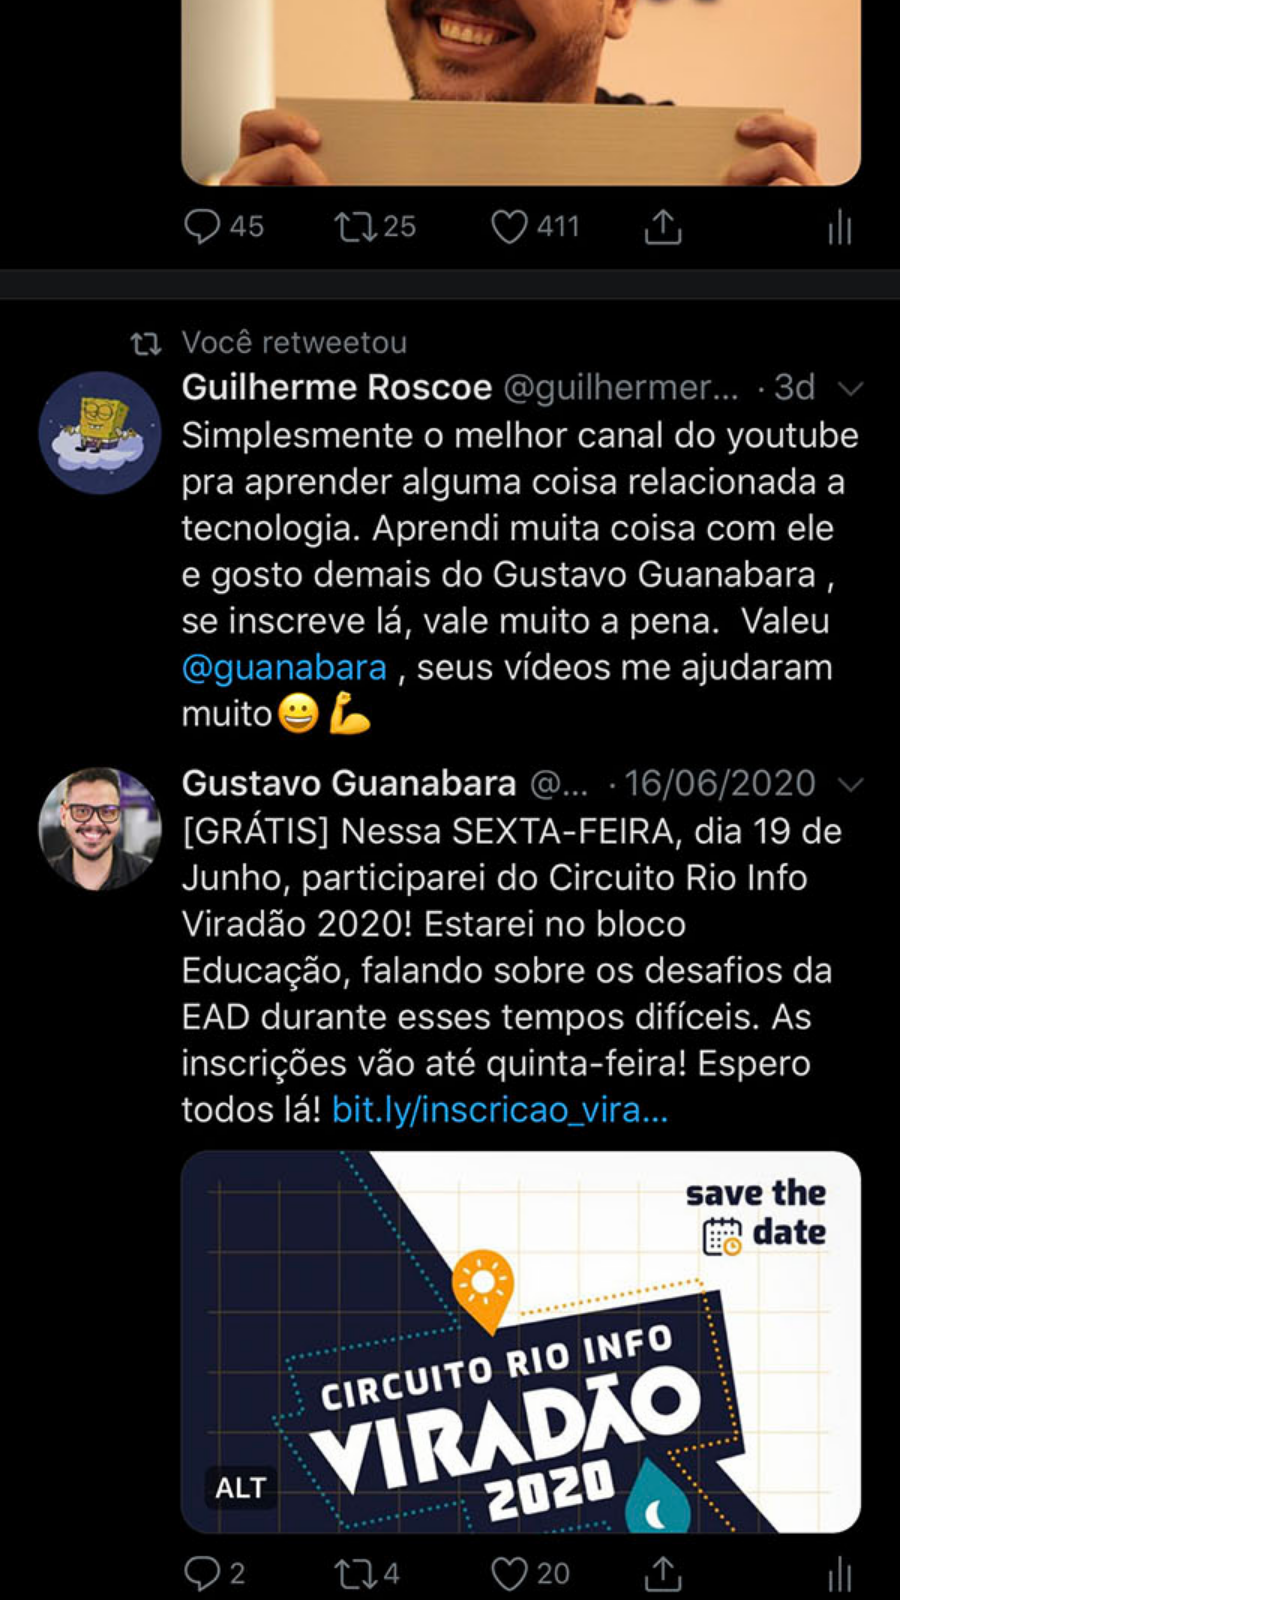
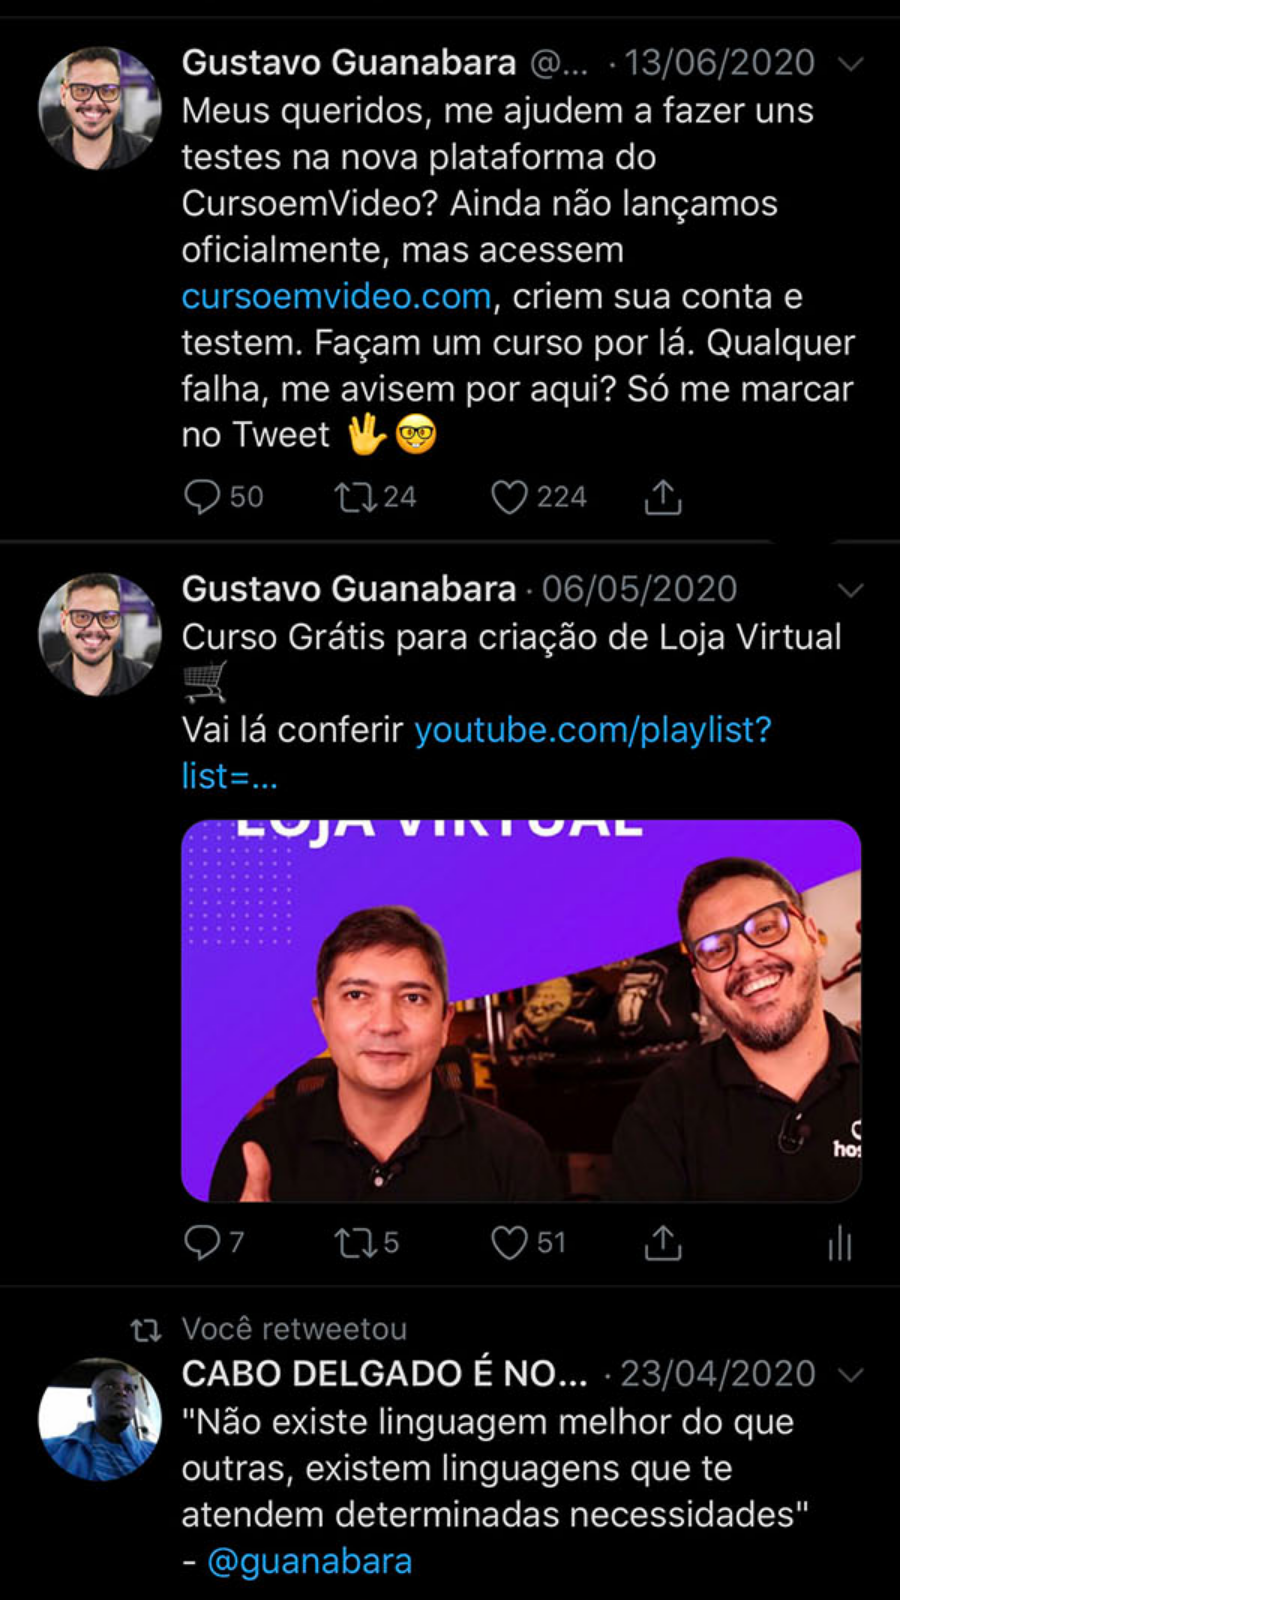
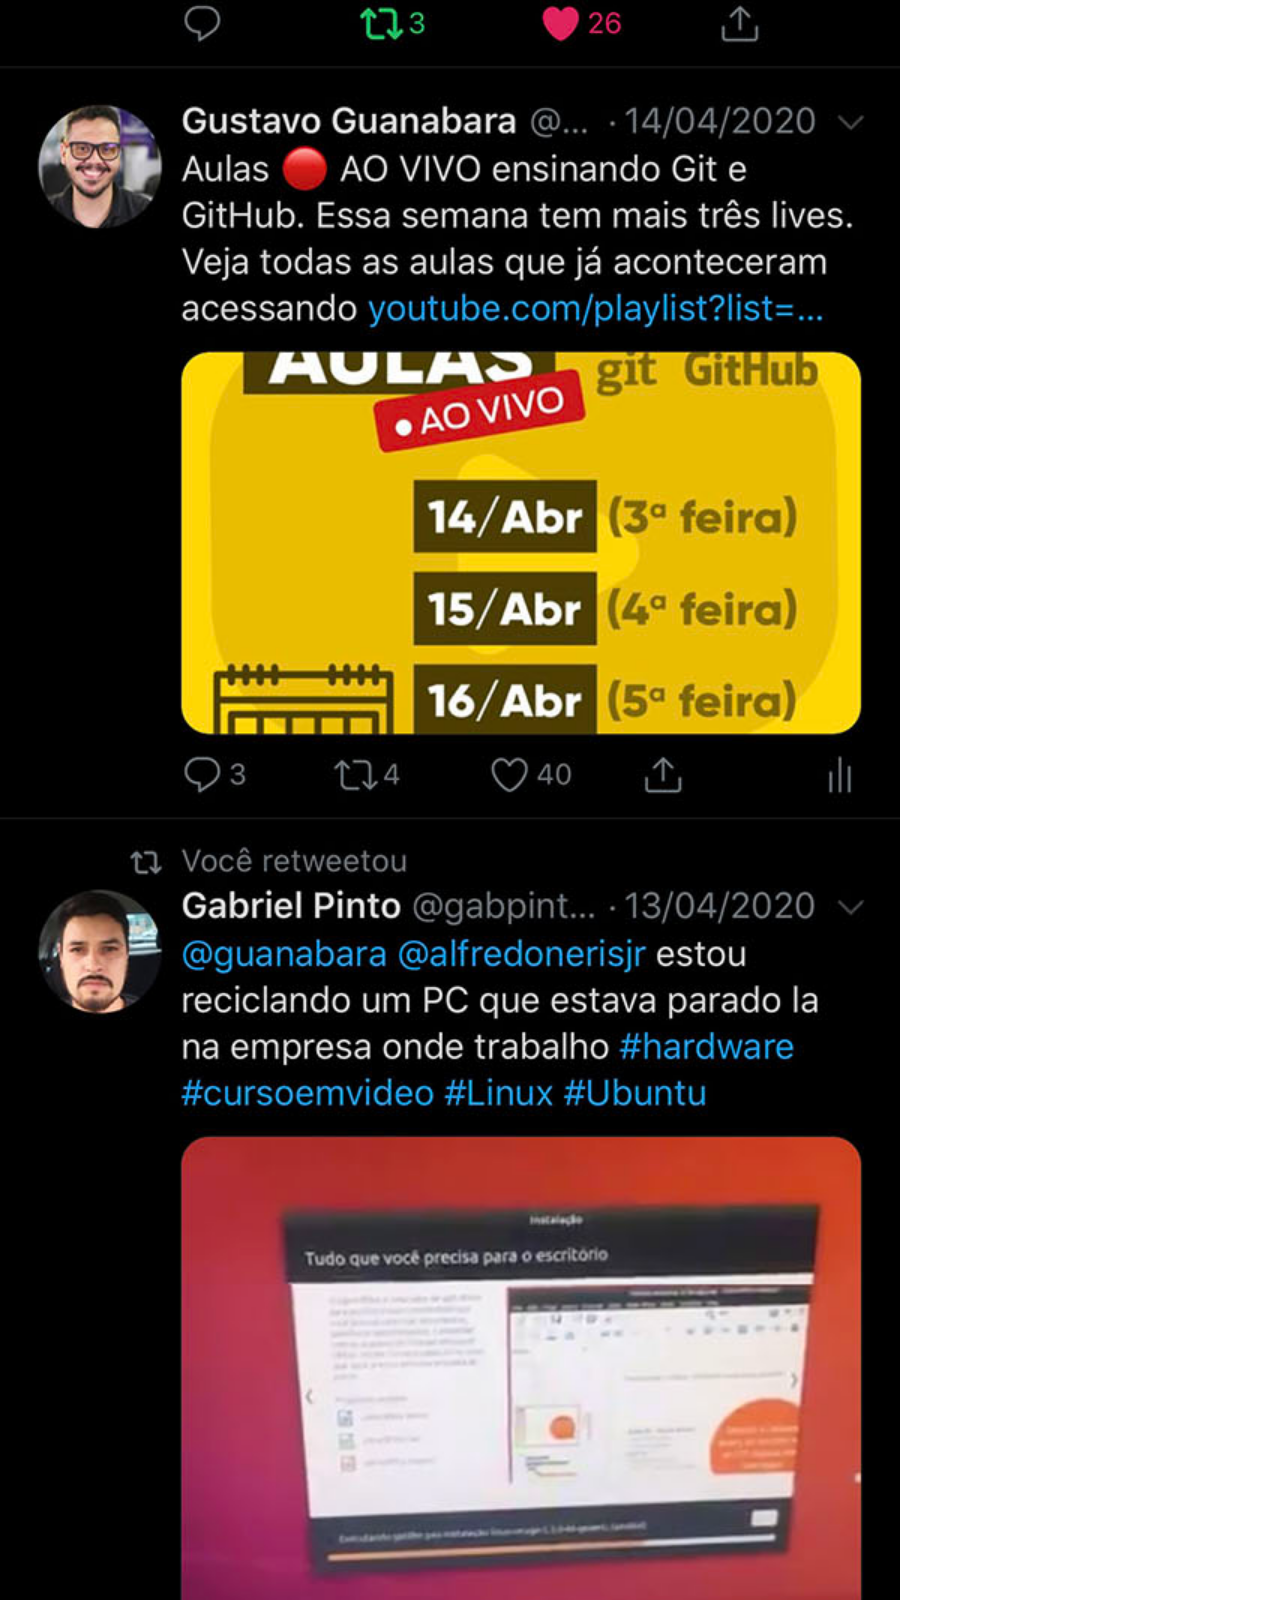
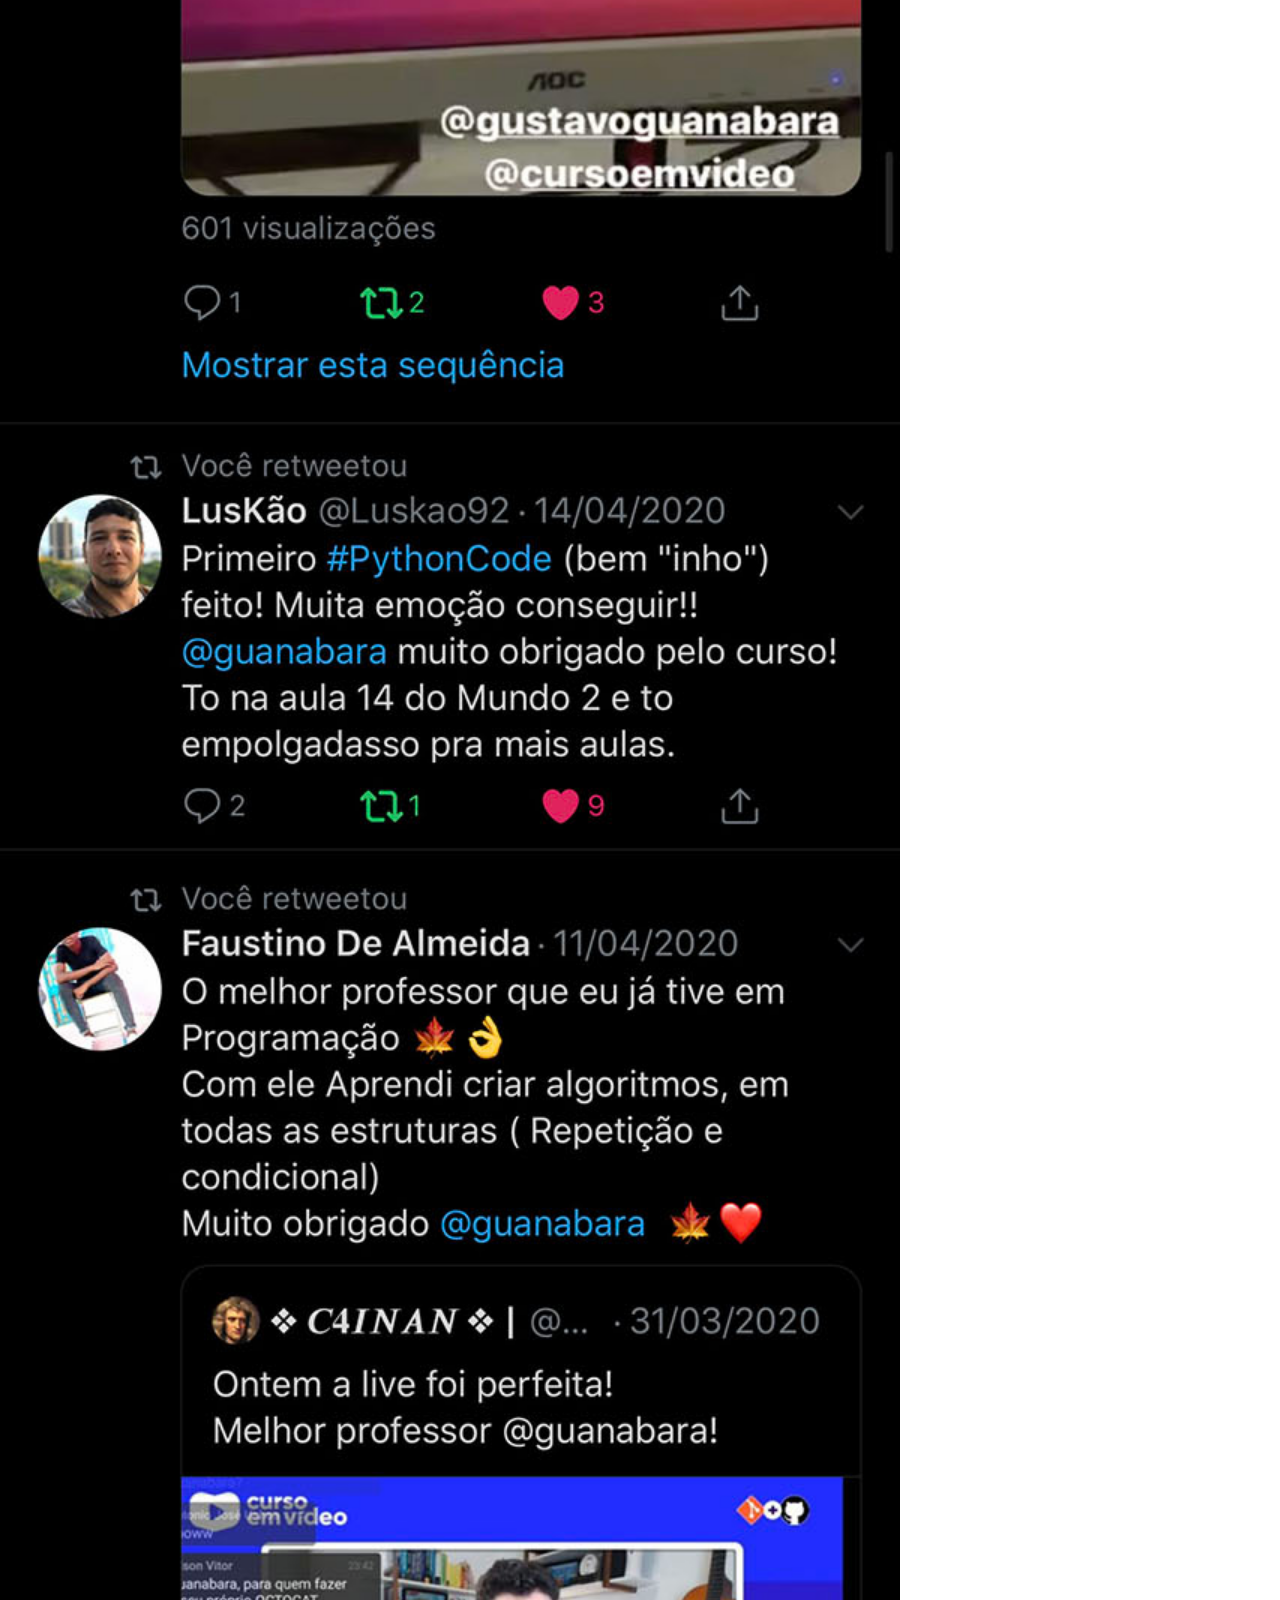
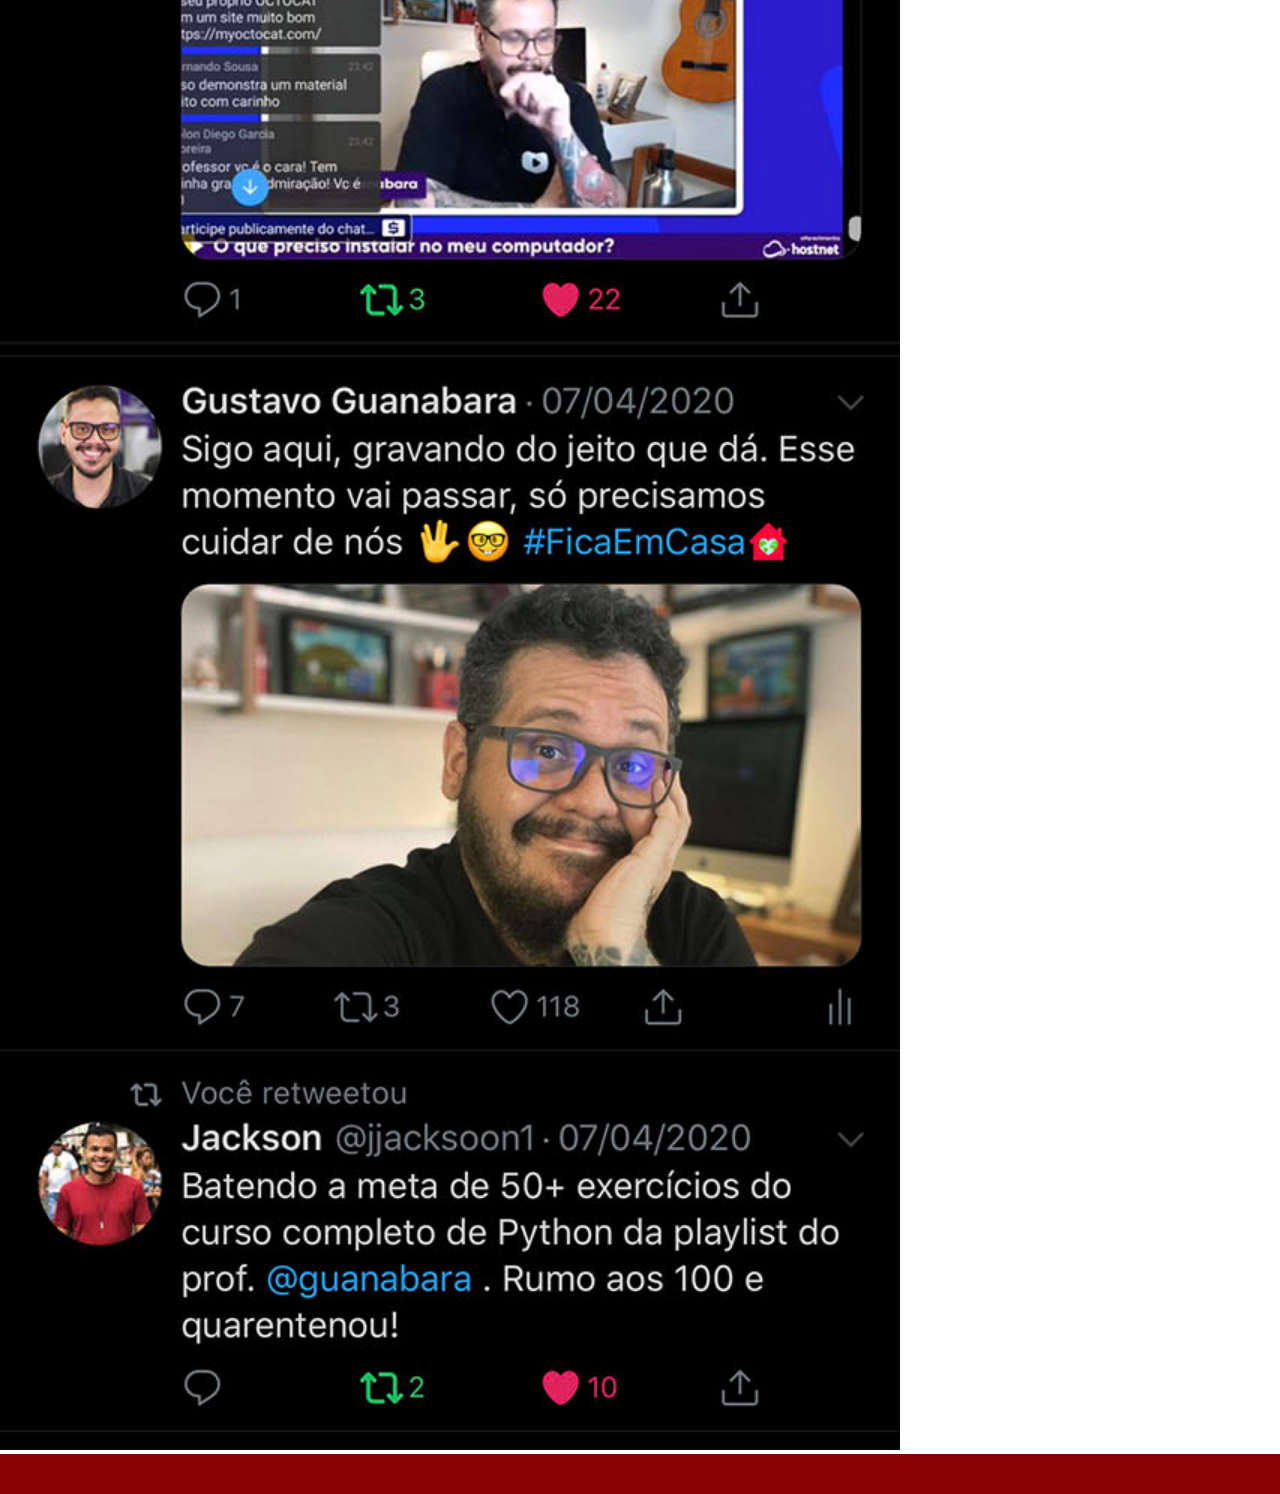
<file: twitter.html>
<!DOCTYPE html>
<html lang="pt-br">
<head>
    <meta charset="UTF-8">
    <meta name="viewport" content="width=device-width, initial-scale=1.0">
    <title>Twitter</title>
    <link rel="stylesheet" href="estilos/social.css">
</head>
<body>
    <img src="imagens/tela-twitter.jpg" alt="Twitter">
    <a href="https://x.com/gustavoguanabara" target="_blank"></a>
    
</body>
</html>
</file>
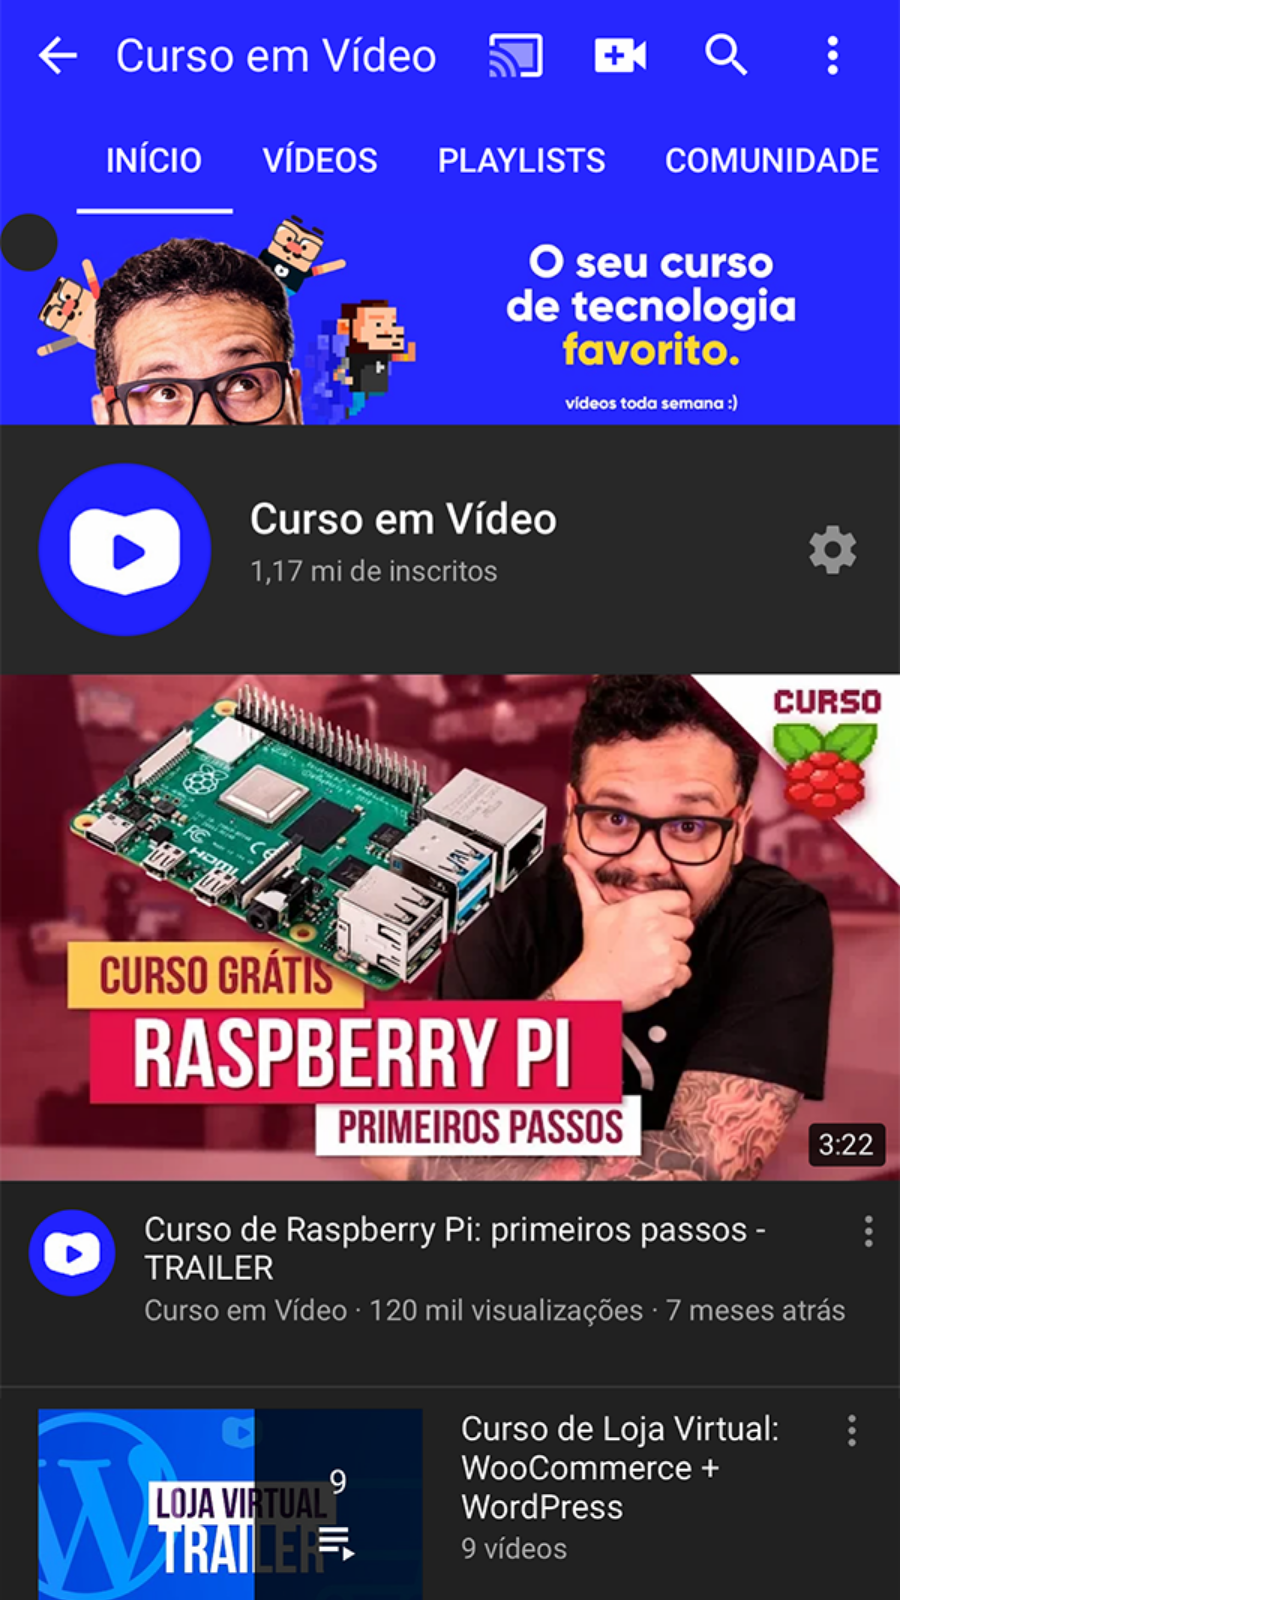
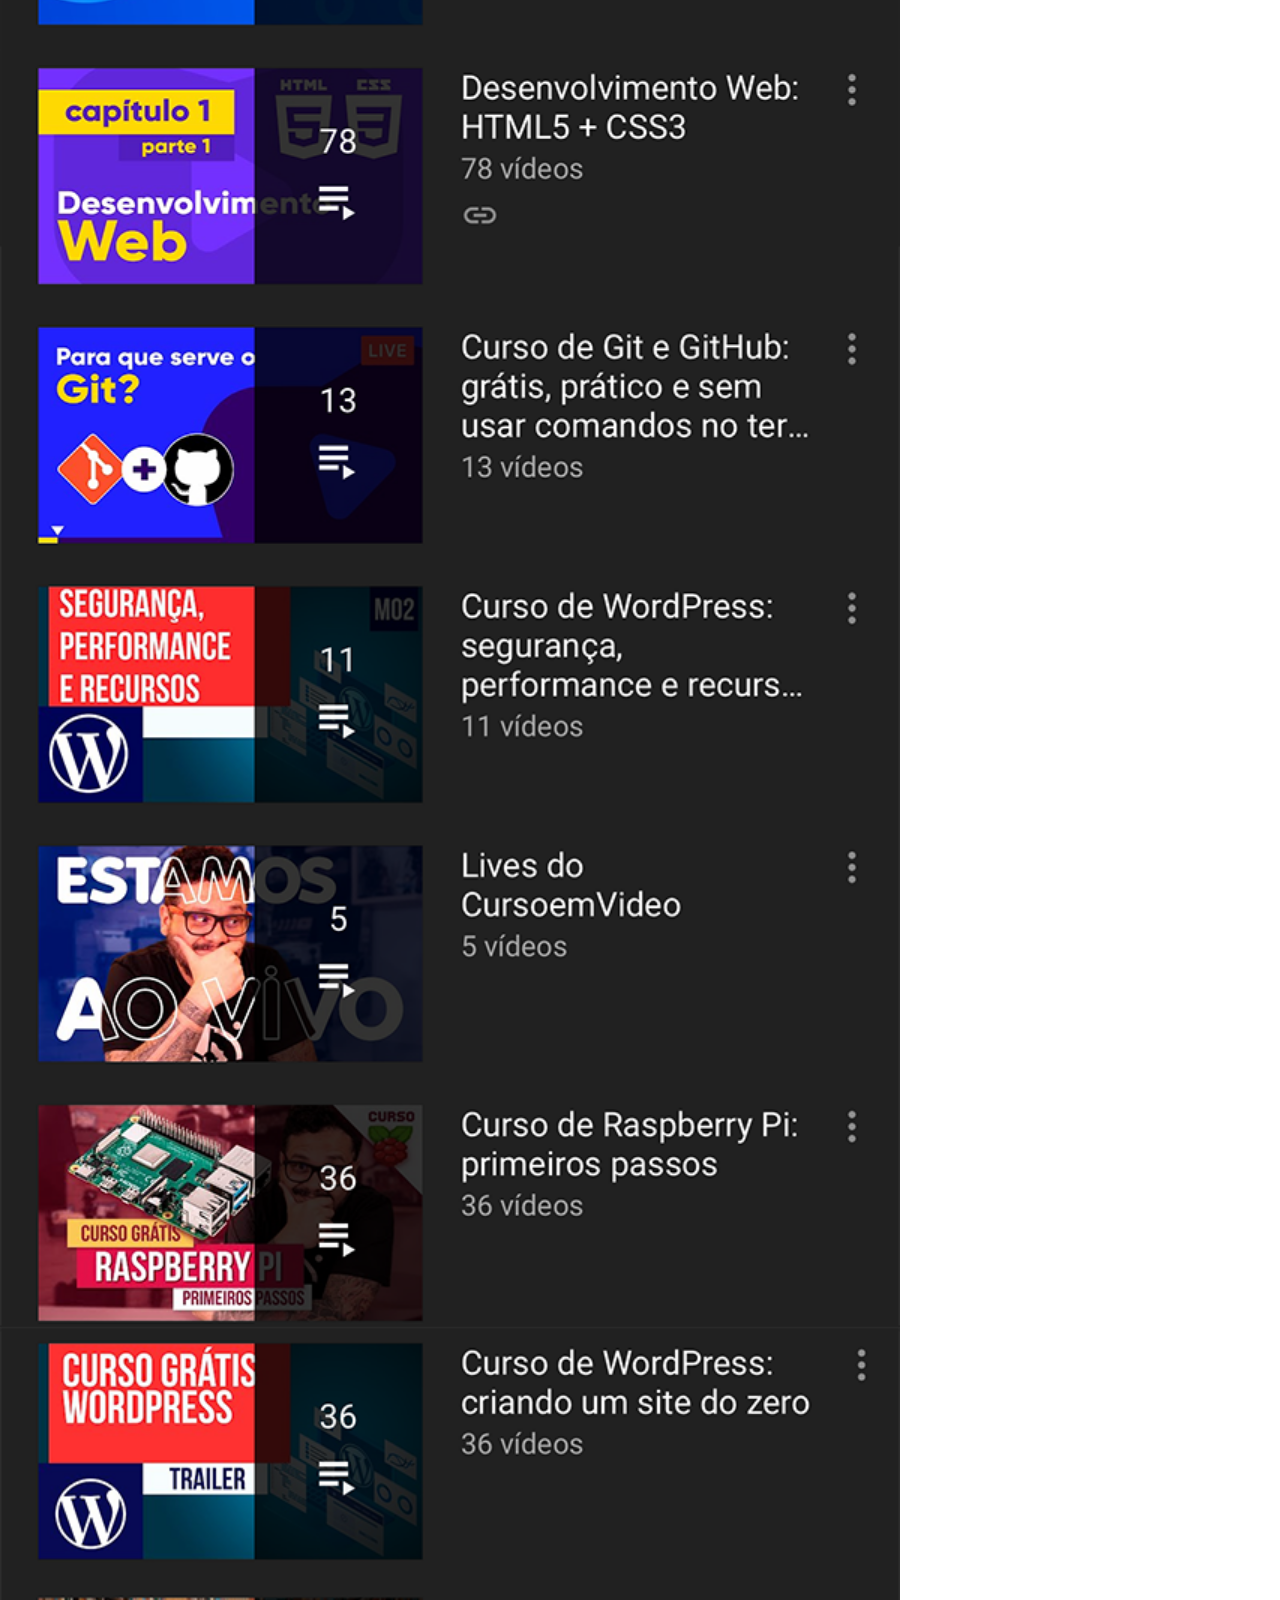
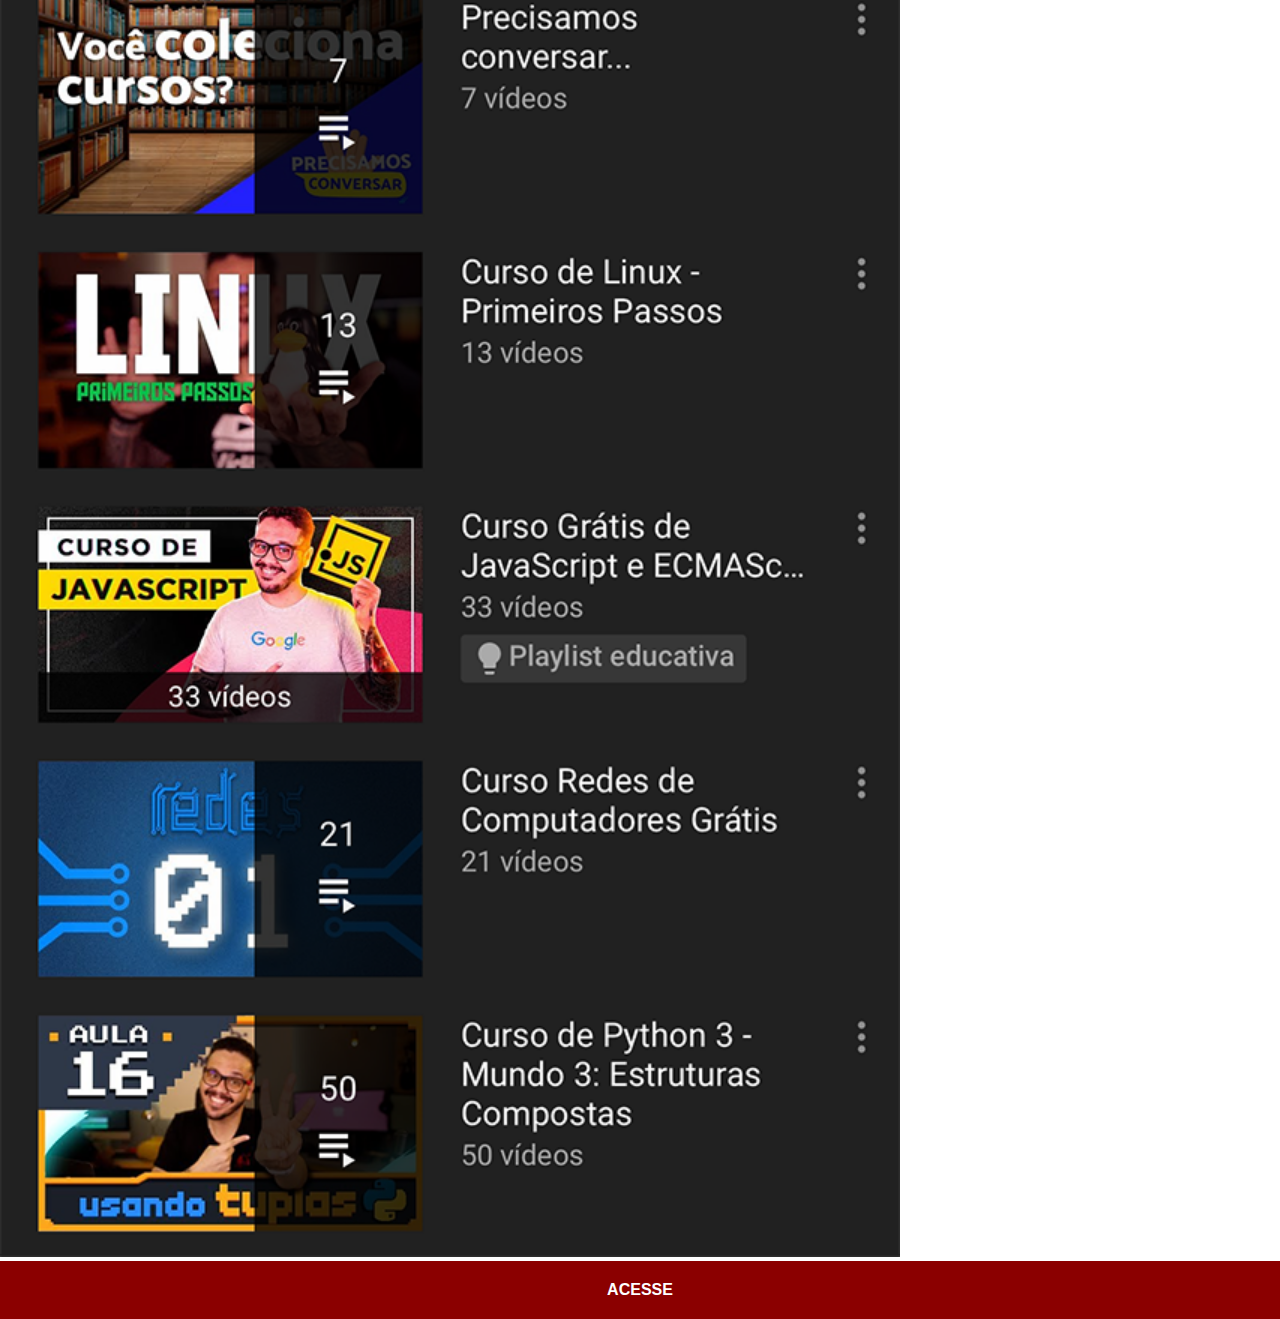
<file: youtube.html>
<!DOCTYPE html>
<html lang="pt-br">
<head>
    <meta charset="UTF-8">
    <meta name="viewport" content="width=device-width, initial-scale=1.0">
    <title>YouTube</title>
   <link rel="stylesheet" href="estilos/social.css">
</head>
<body>
    <img src="imagens/tela-youtube.png" alt="YouTube">
    <a href="https://www.youtube.com/results?search_query=curso+em+video" target="_blank">ACESSE</a>
    
</body>
</html>
</file>
<file: estilos/style.css>
@charset "UFT-8";

* {
    margin: 0px;
    padding: 0px;
    font-family: Arial, Helvetica, sans-serif;
}

html, body{
    height: 100vh;
    width: 100vw;
    background-color: black;
}

body{
    background: url("../imagens/fundo-madeira.jpg") no-repeat top center;
    background-size: cover;
    background-attachment: fixed;
}

main{
    position: relative;
    height: 100vh;
  
}

section#telefone{
    position: absolute;
    top: 50%;
    left: 50%;
    transform: translate(-50%, -50%);
    height: 627px;
    width: 311px;
    background: url(../imagens/frame-iphone.png) no-repeat;
}

iframe#tela{
    position: relative;
    top: 80px;
    left: 22px;
    width: 267px;
    height: 471px;
}

section#redes-sociais{
    text-align: left;
}

section#redes-sociais img{
    width: 50px;
    margin: 10px;
    border-radius: 50%;
    box-shadow: 2px 2px 5px rgba(0, 0, 0, 0.400);
    box-sizing: border-box;

}

section#redes-sociais img:hover{
    border: 2px solid rgba(255, 255, 255, 0.637);
    transform: translate(-3px, -3px);
    box-shadow: 5px 5px 10px rgba(0, 0, 0, 0.623);
    transition: transform .3s, border 1s;
}
</file>
<file: estilos/social.css>
@charset "UTF-8";

*{
    margin: 0px;
    padding: 0px;
    font-family: Arial, Helvetica, sans-serif;
}

::-webkit-scrollbar{
    width: 0px;
    height: 0px;
}

img{
    width: 100vh;
}

a{
    display: block;
    background-color: darkred;
    color: white;
    padding: 20px;
    text-align: center;
    font-weight: bolder;
    text-decoration: none;
}

a:hover{
    background-color: red;
}
</file>
